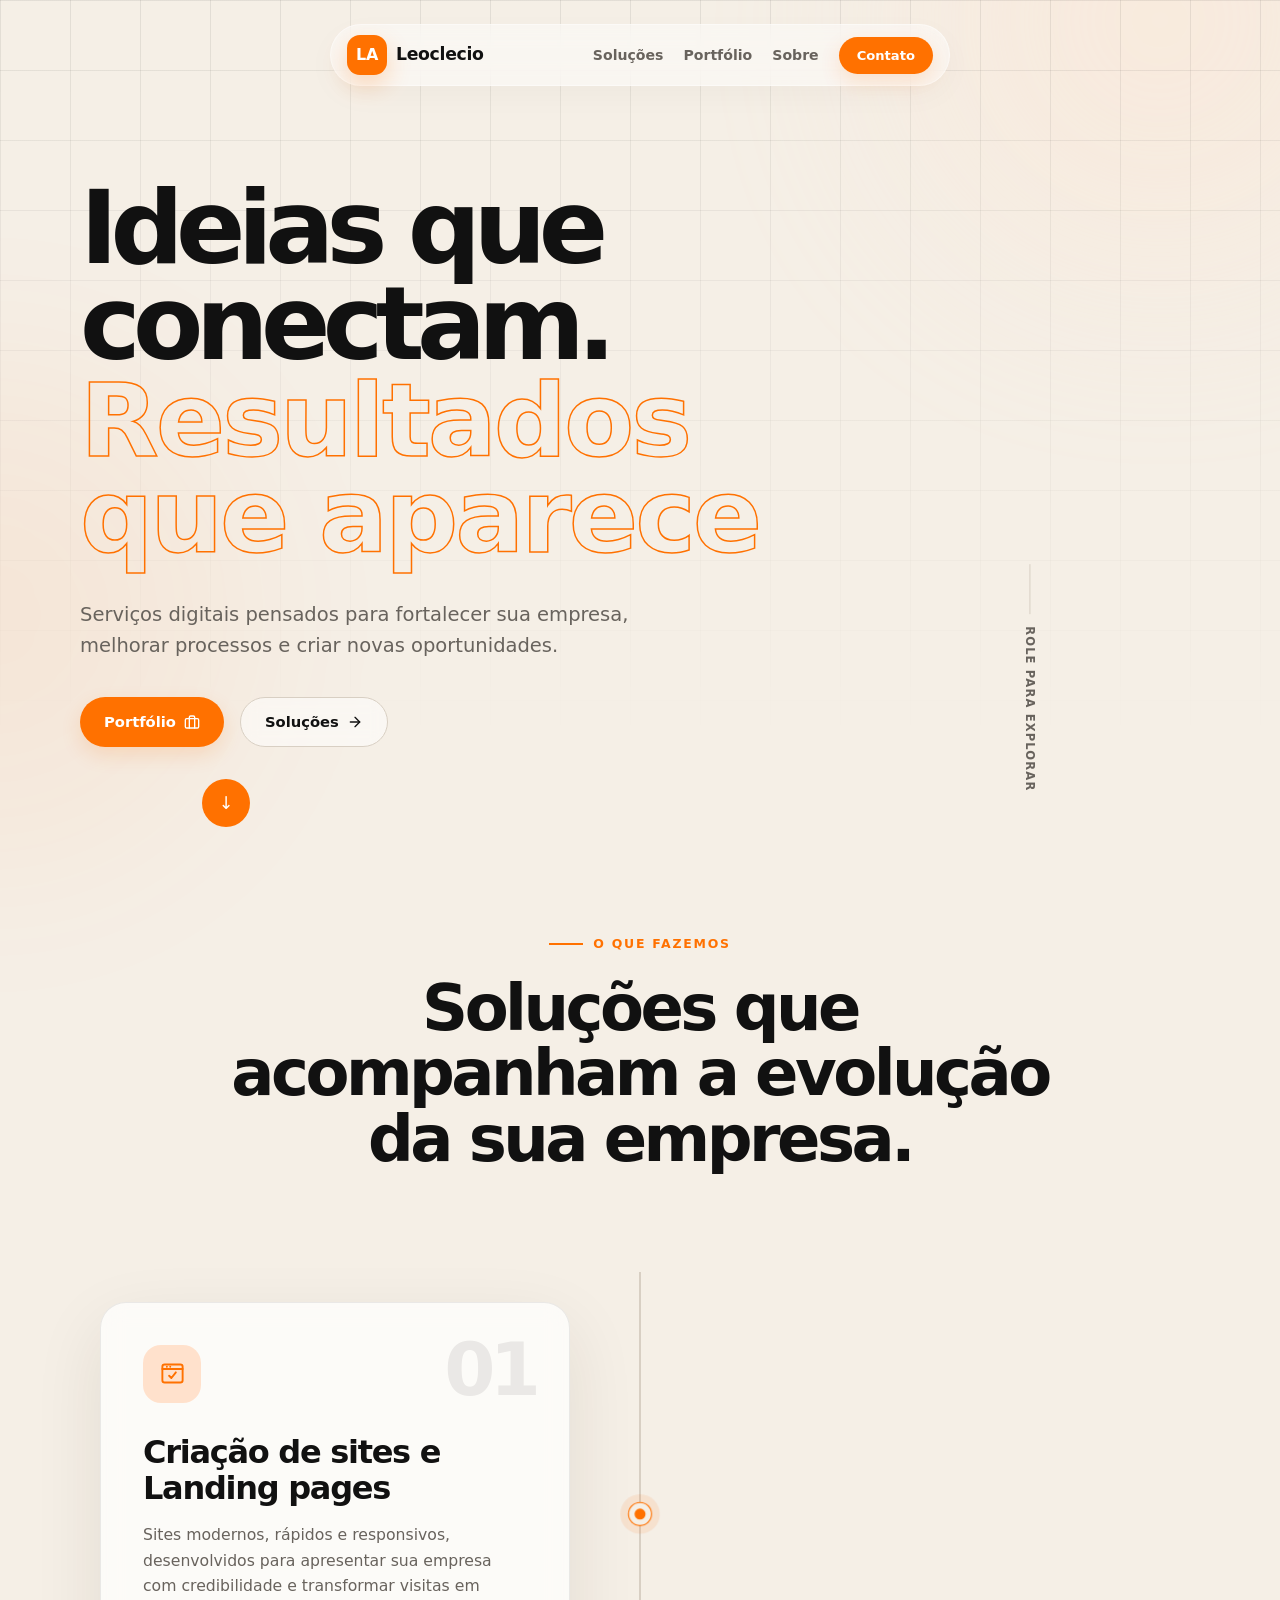
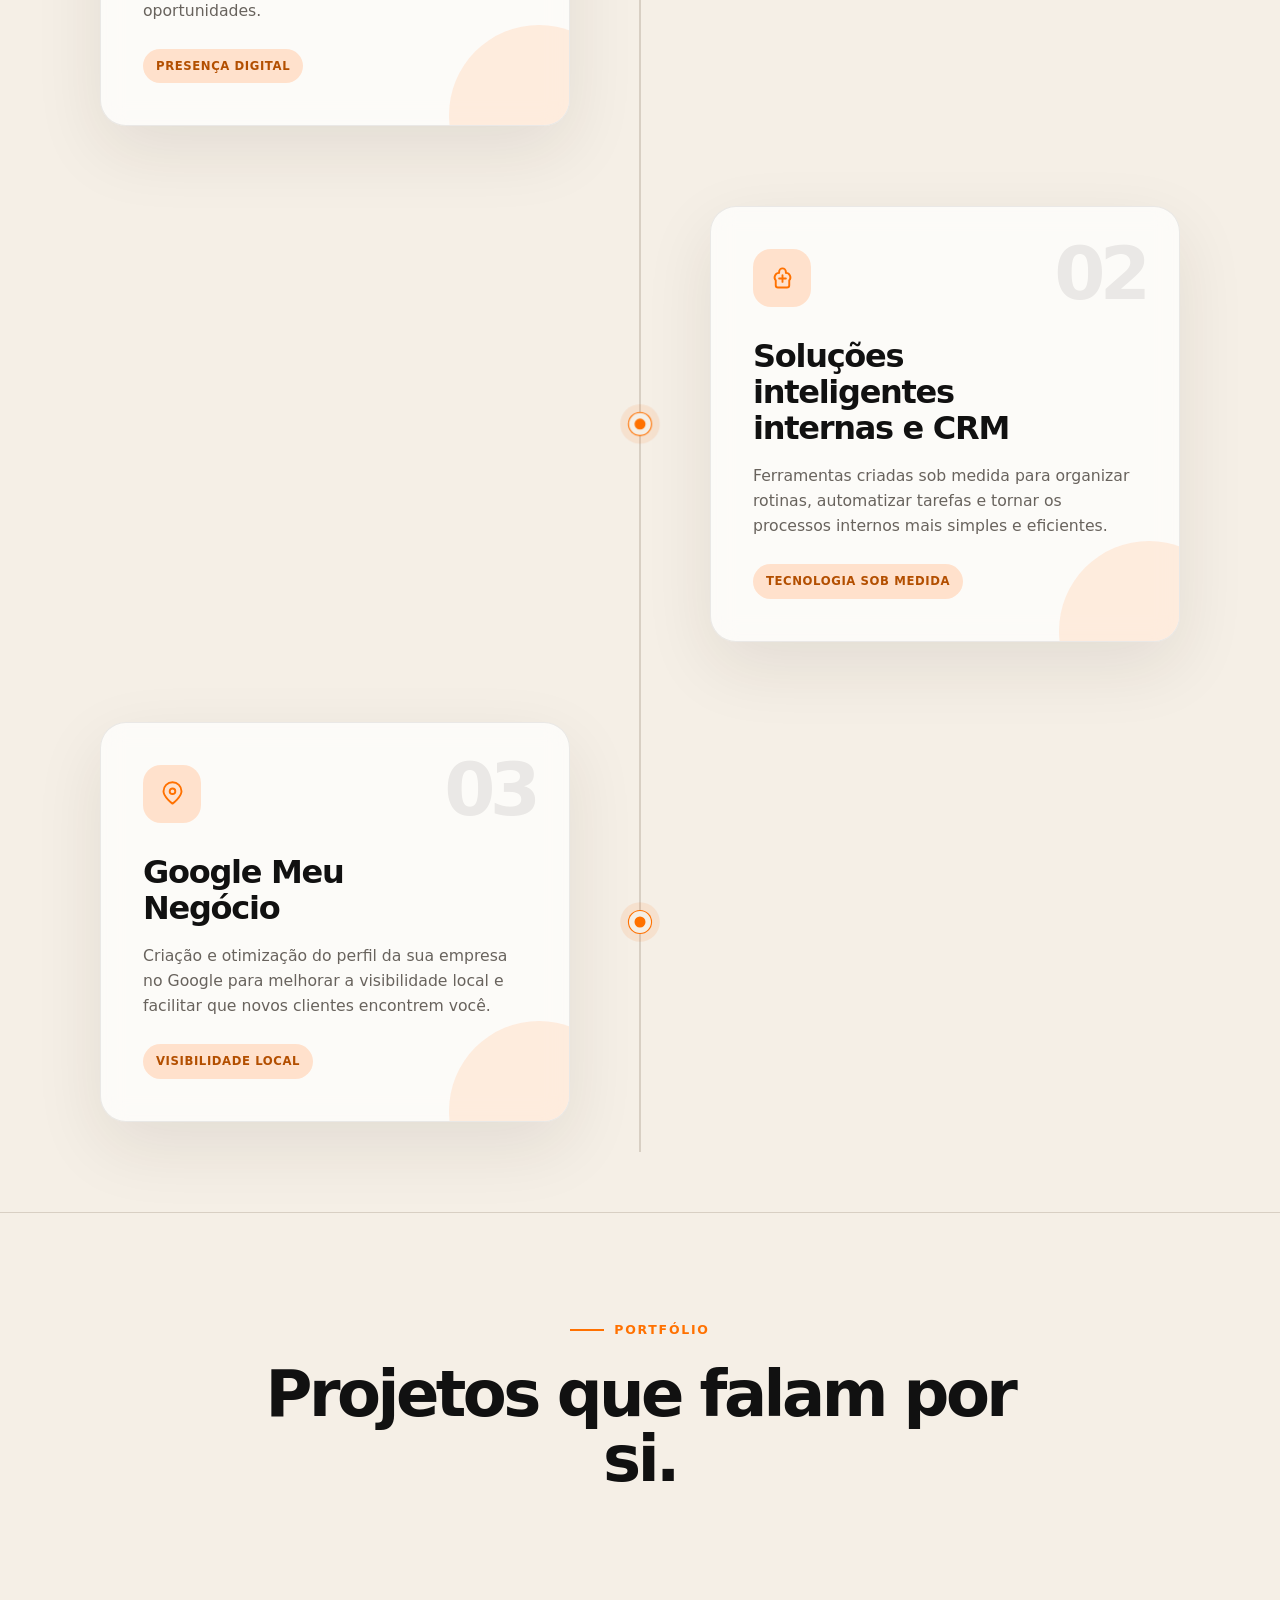
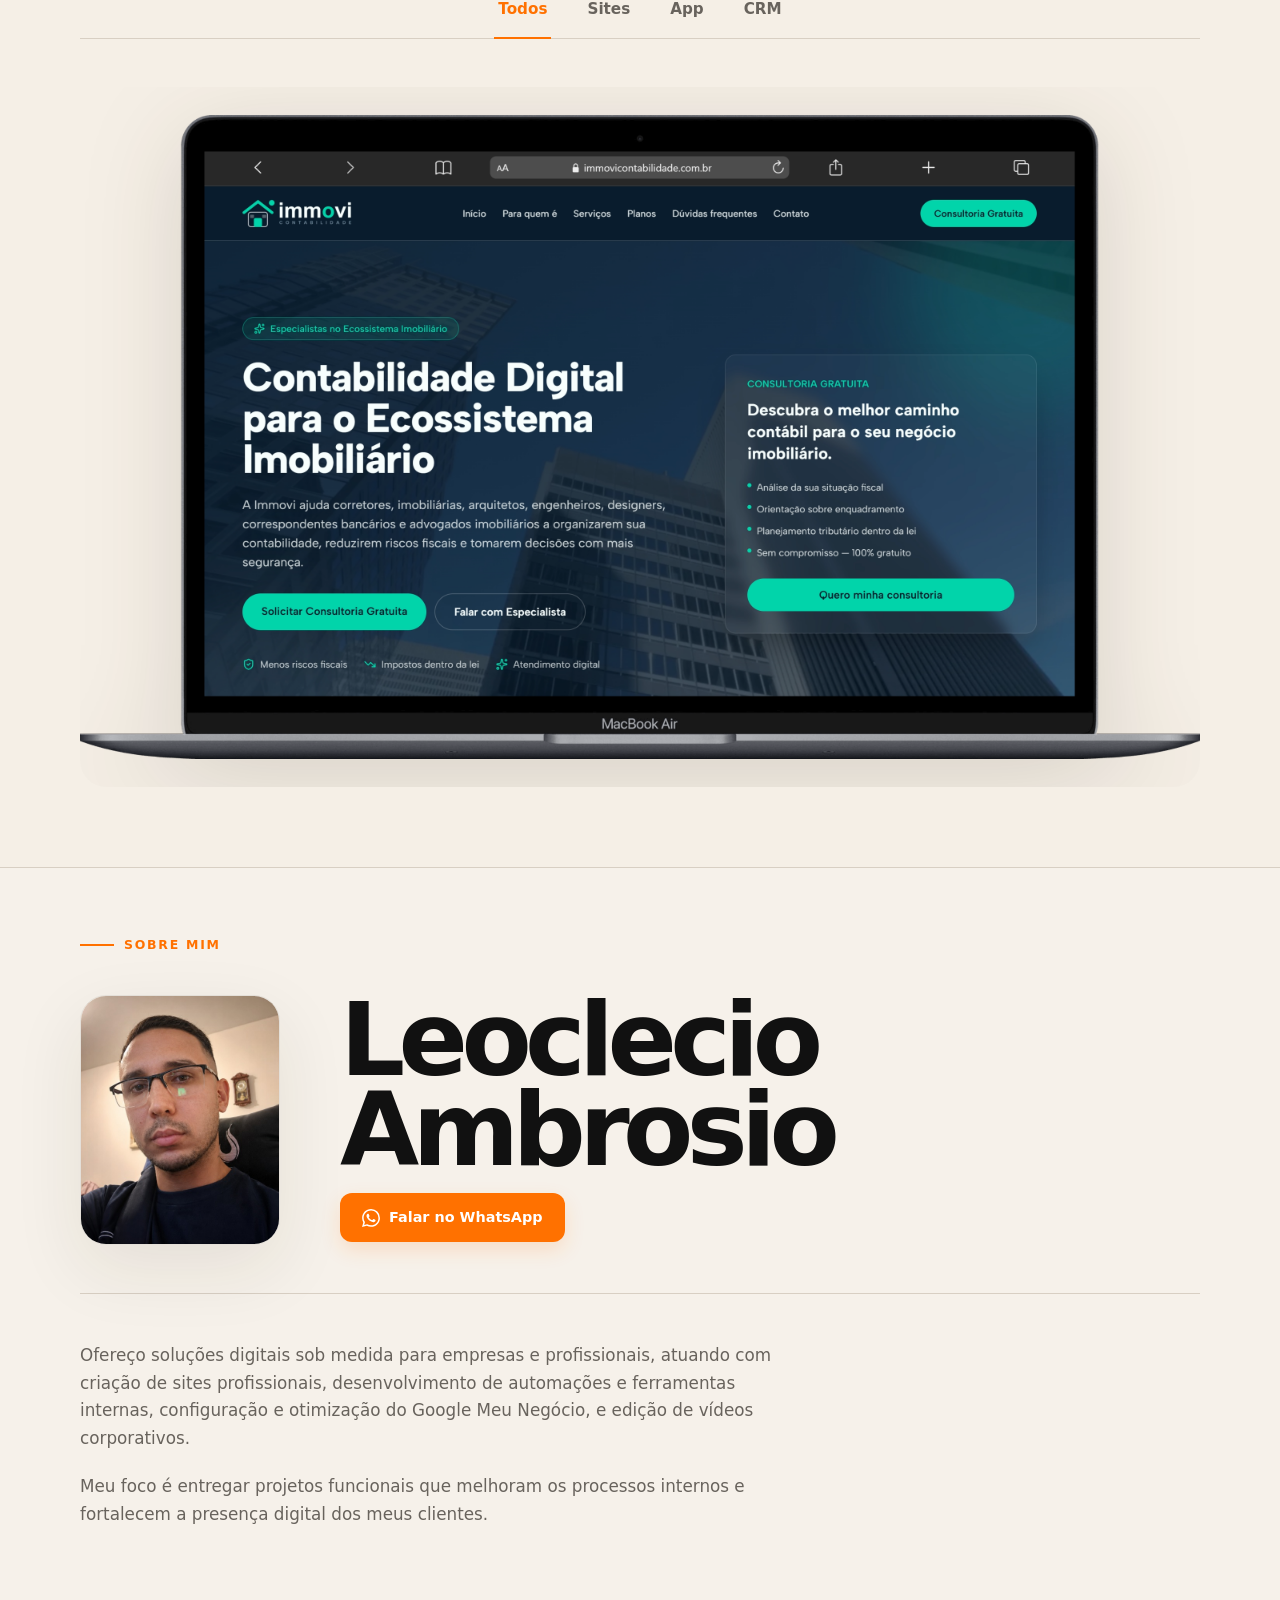
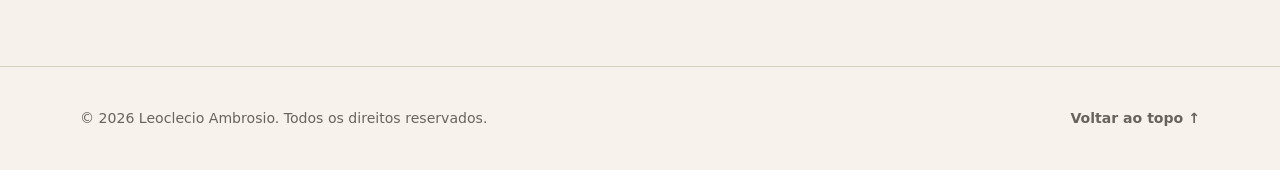
<file: index.html>
<!DOCTYPE html>
<html lang="pt-BR">
  <head>
    <meta charset="UTF-8" />
    <meta name="viewport" content="width=device-width, initial-scale=1.0" />
    <meta
      name="description"
      content="Conheça as soluções de Leoclecio Ambrosio para transformar a presença digital e os processos da sua empresa."
    />
    <meta name="theme-color" content="#f5efe6" />
    <title>Leoclecio Ambrosio | Soluções para empresas</title>
    <link rel="icon" type="image/svg+xml" href="favicon.svg" />

    <meta property="og:type" content="website" />
    <meta property="og:url" content="https://leoclecio.vercel.app/" />
    <meta property="og:title" content="Leoclecio Ambrosio | Soluções para empresas" />
    <meta
      property="og:description"
      content="Conheça as soluções de Leoclecio Ambrosio para transformar a presença digital e os processos da sua empresa."
    />
    <meta property="og:image" content="https://leoclecio.vercel.app/og-image.png" />
    <meta property="og:image:width" content="1200" />
    <meta property="og:image:height" content="630" />
    <meta property="og:locale" content="pt_BR" />
    <meta name="twitter:card" content="summary_large_image" />
    <meta name="twitter:title" content="Leoclecio Ambrosio | Soluções para empresas" />
    <meta name="twitter:description" content="Conheça as soluções de Leoclecio Ambrosio para transformar a presença digital e os processos da sua empresa." />
    <meta name="twitter:image" content="https://leoclecio.vercel.app/og-image.png" />

    <link rel="stylesheet" href="style.css?v=6.0" />
    <script src="script.js?v=6.0" defer></script>
  </head>

  <body>
    <div class="scroll-progress" aria-hidden="true"></div>
    <div class="ambient ambient--one" aria-hidden="true"></div>
    <div class="ambient ambient--two" aria-hidden="true"></div>

    <header class="hero">
      <nav class="nav" aria-label="Navegação principal">
        <a class="brand" href="#inicio" aria-label="Leoclecio Ambrosio — início">
          <span class="brand__mark" aria-hidden="true">LA</span>
          <span class="brand__name">Leoclecio</span>
        </a>

        <div class="nav__menu">
          <a class="nav__link" href="#solucoes">Soluções</a>
          <a class="nav__link" href="#portfolio">Portfólio</a>
          <a class="nav__link" href="#sobre">Sobre</a>
          <a class="nav__btn" href="#sobre">Contato</a>
        </div>
      </nav>

      <div class="hero__content container" id="inicio">
        <h1>Ideias que conectam.<br /><span style="white-space: nowrap;">Resultados</span><br /><span style="white-space: nowrap;">que aparecem.</span></h1>
        <p>
          Serviços digitais pensados para fortalecer sua empresa, melhorar processos
          e criar novas oportunidades.
        </p>
        <div class="hero__actions">
          <a href="#portfolio" class="btn-primary">
            Portfólio
            <svg class="btn-icon" viewBox="0 0 24 24" fill="none" stroke="currentColor" stroke-width="2" stroke-linecap="round" stroke-linejoin="round" aria-hidden="true"><rect x="2" y="7" width="20" height="14" rx="2" ry="2"></rect><path d="M16 21V5a2 2 0 0 0-2-2h-4a2 2 0 0 0-2 2v16"></path></svg>
          </a>
          <a href="#solucoes" class="btn-secondary">
            Soluções
            <svg class="btn-icon" viewBox="0 0 24 24" fill="none" stroke="currentColor" stroke-width="2" stroke-linecap="round" stroke-linejoin="round" aria-hidden="true"><line x1="5" y1="12" x2="19" y2="12"></line><polyline points="12 5 19 12 12 19"></polyline></svg>
          </a>
        </div>
        <div class="hero__scroll-wrapper">
          <a class="hero__scroll-arrow" href="#solucoes" aria-label="Rolar para conhecer as soluções">
            <span class="hero__scroll-arrow-icon" aria-hidden="true">↓</span>
          </a>
        </div>
      </div>

      <div class="hero__scroll" aria-hidden="true">
        <span></span>
        Role para explorar
      </div>
    </header>

    <main>
      <section class="services" id="solucoes" aria-labelledby="services-title">
        <div class="section-heading container reveal">
          <span class="eyebrow">O que fazemos</span>
          <h2 id="services-title">Soluções que acompanham a evolução da sua empresa.</h2>
        </div>

        <div class="timeline container">
          <div class="timeline__track" aria-hidden="true">
            <div class="timeline__progress"></div>
          </div>

          <article class="service service--left reveal">
            <div class="service__card">
              <span class="service__number">01</span>
              <div class="service__icon" aria-hidden="true">
                <svg viewBox="0 0 24 24" role="img">
                  <rect x="3" y="4" width="18" height="16" rx="2"></rect>
                  <path d="M3 8h18M7 6h.01M10 6h.01"></path>
                  <path d="m9 14 2 2 4-5"></path>
                </svg>
              </div>
              <h3>Criação de sites e Landing pages</h3>
              <p>
                Sites modernos, rápidos e responsivos, desenvolvidos para apresentar
                sua empresa com credibilidade e transformar visitas em oportunidades.
              </p>
              <span class="service__tag">Presença digital</span>
            </div>
            <span class="timeline__dot" aria-hidden="true"></span>
          </article>

          <article class="service service--right reveal">
            <div class="service__card">
              <span class="service__number">02</span>
              <div class="service__icon" aria-hidden="true">
                <svg viewBox="0 0 24 24" role="img">
                  <path d="M12 3a3 3 0 0 0-3 3v1a4 4 0 0 0-3 6.65V18a2 2 0 0 0 2 2h8a2 2 0 0 0 2-2v-4.35A4 4 0 0 0 15 7V6a3 3 0 0 0-3-3Z"></path>
                  <path d="M9 12h6M12 9v6"></path>
                </svg>
              </div>
              <h3>Soluções inteligentes internas e CRM</h3>
              <p>
                Ferramentas criadas sob medida para organizar rotinas, automatizar
                tarefas e tornar os processos internos mais simples e eficientes.
              </p>
              <span class="service__tag">Tecnologia sob medida</span>
            </div>
            <span class="timeline__dot" aria-hidden="true"></span>
          </article>

          <article class="service service--left reveal">
            <div class="service__card">
              <span class="service__number">03</span>
              <div class="service__icon" aria-hidden="true">
                <svg viewBox="0 0 24 24" role="img">
                  <path d="M20 10c0 5-8 11-8 11S4 15 4 10a8 8 0 1 1 16 0Z"></path>
                  <circle cx="12" cy="10" r="2.5"></circle>
                </svg>
              </div>
              <h3>Google Meu Negócio</h3>
              <p>
                Criação e otimização do perfil da sua empresa no Google para melhorar
                a visibilidade local e facilitar que novos clientes encontrem você.
              </p>
              <span class="service__tag">Visibilidade local</span>
            </div>
            <span class="timeline__dot" aria-hidden="true"></span>
          </article>
        </div>
      </section>

      <section class="portfolio" id="portfolio" aria-labelledby="portfolio-title">
        <div class="section-heading container reveal">
          <span class="eyebrow">Portfólio</span>
          <h2 id="portfolio-title">Projetos que falam por si.</h2>
        </div>

        <!-- Navegação de tabs -->
        <div class="container portfolio__tabs-nav reveal">
          <button class="portfolio__tab is-active" data-tab="todos">Todos</button>
          <button class="portfolio__tab" data-tab="sites">Sites</button>
          <button class="portfolio__tab" data-tab="app">App</button>
          <button class="portfolio__tab" data-tab="crm">CRM</button>
        </div>

        <!-- Todos: slideshow com imagens desktop, 1 por vez -->
        <div class="portfolio__panel is-active" data-panel="todos">
          <div class="container portfolio__grid">
            <article class="portfolio__project">
              <div class="portfolio__slider" aria-label="Todos os projetos — desktop">
                <img src="imagens/site_immovi_desktop.png" alt="Site Immovi — desktop" class="portfolio__slide is-active portfolio__project--card" data-goto-tab="sites" style="cursor: pointer;" loading="lazy" />
                <img src="imagens/crm_connect_desktop.png" alt="CRM WhatsApp — desktop" class="portfolio__slide portfolio__project--card" data-goto-tab="crm" style="cursor: pointer;" loading="lazy" />
                <img src="imagens/app_gestao_desktop.png" alt="App Gestão — desktop" class="portfolio__slide portfolio__project--card" data-goto-tab="app" style="cursor: pointer;" loading="lazy" />
                <img src="imagens/app_barbeiro_desktop.png" alt="App Barbeiro — desktop" class="portfolio__slide portfolio__project--card" data-goto-tab="app" style="cursor: pointer;" loading="lazy" />
              </div>
            </article>
          </div>
        </div>

        <!-- Sites: slideshow Immovi -->
        <div class="portfolio__panel" data-panel="sites">
          <div class="container portfolio__grid">
            <article class="portfolio__project">
              <div class="portfolio__slider" aria-label="Projeto Immovi em múltiplos dispositivos">
                <img src="imagens/site_immovi_desktop.png" alt="Site Immovi — desktop"  class="portfolio__slide is-active" loading="lazy" />
                <img src="imagens/site_immovi_tablet.png"  alt="Site Immovi — tablet"   class="portfolio__slide" loading="lazy" />
                <img src="imagens/site_immovi_celular.png" alt="Site Immovi — celular"  class="portfolio__slide" loading="lazy" />
              </div>
              <div class="portfolio__info">
                <span class="portfolio__tag">Site &amp; CRM Simplificado</span>
                <h3 class="portfolio__name">Immovi</h3>
                <p class="portfolio__desc">Site responsivo para escritório contábil especializado no mercado imobiliário, integrado a um painel (CRM) simplificado para recebimento, controle e gestão dos leads capturados via formulários do site.</p>
              </div>
            </article>
          </div>
        </div>

        <!-- App: slideshow App Gestão + App Barbeiro -->
        <div class="portfolio__panel" data-panel="app">
          <div class="container portfolio__grid">
            <!-- App Gestão -->
            <article class="portfolio__project">
              <div class="portfolio__slider" aria-label="App Gestão — visualização principal">
                <img src="imagens/app_gestao_desktop.png" alt="App Gestão — desktop" class="portfolio__slide is-active" loading="lazy" />
              </div>
              <div class="portfolio__info">
                <span class="portfolio__tag">Gestão Contábil &amp; IA</span>
                <h3 class="portfolio__name">App Gestão</h3>
                <p class="portfolio__desc">Aplicativo desenvolvido para escritórios de contabilidade gerenciarem dados estruturados de empresas clientes, substituindo planilhas complexas por um painel centralizado e integrado a um assistente inteligente para consultas e suporte de informações.</p>
              </div>
            </article>

            <!-- App Barbeiro -->
            <article class="portfolio__project">
              <div class="portfolio__slider" aria-label="App Barbeiro em múltiplos dispositivos">
                <img src="imagens/app_barbeiro_desktop.png" alt="App Barbeiro — desktop"  class="portfolio__slide is-active" loading="lazy" />
                <img src="imagens/app_barbeiro_tablet.png"  alt="App Barbeiro — tablet"   class="portfolio__slide" loading="lazy" />
                <img src="imagens/app_barbeiro_celular.png" alt="App Barbeiro — celular"  class="portfolio__slide" loading="lazy" />
              </div>
              <div class="portfolio__info">
                <span class="portfolio__tag">Aplicativo sob Medida</span>
                <h3 class="portfolio__name">App Barbeiro</h3>
                <p class="portfolio__desc">Aplicativo desenvolvido sob medida para barbearias, eliminando o uso de papéis e anotações manuais. O sistema centraliza agendamentos de clientes, controle de comissão dos profissionais e relatórios de faturamento em um painel gerencial completo.</p>
              </div>
            </article>
          </div>
        </div>

        <!-- CRM: slideshow CRM WhatsApp -->
        <div class="portfolio__panel" data-panel="crm">
          <div class="container portfolio__grid">
            <article class="portfolio__project">
              <div class="portfolio__slider" aria-label="CRM WhatsApp — telas do sistema">
                <img src="imagens/crm_connect_desktop.png"       alt="CRM WhatsApp — painel principal" class="portfolio__slide is-active" loading="lazy" />
                <img src="imagens/crm_connect_desktop_login.png" alt="CRM WhatsApp — tela de login"    class="portfolio__slide" loading="lazy" />
              </div>
              <div class="portfolio__info">
                <span class="portfolio__tag">CRM &amp; Extensão Web</span>
                <h3 class="portfolio__name">CRM WhatsApp</h3>
                <p class="portfolio__desc">Sistema simples e sob medida para gestão de relacionamento com clientes, integrado ao WhatsApp Web através de uma extensão de navegador. A plataforma conta com um pipeline visual estilo Kanban para controle prático das etapas de atendimento e negociação.</p>
              </div>
            </article>
          </div>
        </div>
      </section>



      <section class="about" id="sobre" aria-labelledby="about-title">
        <div class="container about__header reveal">
          <span class="eyebrow">Sobre mim</span>
        </div>
        <div class="container about__hero reveal">
          <div class="about__photo-col">
            <div class="about__image-wrapper">
              <img src="foto.jpg" alt="Leoclecio Ambrosio" class="about__image" />
            </div>
          </div>
          <div class="about__intro">
            <h2 id="about-title" class="about__name">Leoclecio<br />Ambrosio</h2>
            <a class="btn-whatsapp" href="https://wa.me/5515992568868" target="_blank" rel="noopener noreferrer">
              <svg viewBox="0 0 24 24" aria-hidden="true" fill="currentColor" width="18" height="18"><path d="M17.472 14.382c-.297-.149-1.758-.867-2.03-.967-.273-.099-.471-.148-.67.15-.197.297-.767.966-.94 1.164-.173.199-.347.223-.644.075-.297-.15-1.255-.463-2.39-1.475-.883-.788-1.48-1.761-1.653-2.059-.173-.297-.018-.458.13-.606.134-.133.298-.347.447-.52.149-.174.198-.298.298-.497.099-.198.05-.371-.025-.52-.075-.149-.669-1.612-.916-2.207-.242-.579-.487-.5-.669-.51-.173-.008-.371-.01-.57-.01-.198 0-.52.074-.792.372-.272.297-1.04 1.016-1.04 2.479 0 1.462 1.065 2.875 1.213 3.074.149.198 2.096 3.2 5.077 4.487.709.306 1.262.489 1.694.625.712.227 1.36.195 1.871.118.571-.085 1.758-.719 2.006-1.413.248-.694.248-1.289.173-1.413-.074-.124-.272-.198-.57-.347m-5.421 7.403h-.004a9.87 9.87 0 0 1-5.031-1.378l-.361-.214-3.741.982.998-3.648-.235-.374a9.86 9.86 0 0 1-1.51-5.26c.001-5.45 4.436-9.884 9.888-9.884 2.64 0 5.122 1.03 6.988 2.898a9.825 9.825 0 0 1 2.893 6.994c-.003 5.45-4.437 9.884-9.885 9.884m8.413-18.297A11.815 11.815 0 0 0 12.05 0C5.495 0 .16 5.335.157 11.892c0 2.096.547 4.142 1.588 5.945L.057 24l6.305-1.654a11.882 11.882 0 0 0 5.683 1.448h.005c6.554 0 11.89-5.335 11.893-11.893a11.821 11.821 0 0 0-3.48-8.413z"/></svg>
              Falar no WhatsApp
            </a>
          </div>
        </div>
        <div class="container about__body reveal">
          <p class="about__text">
            Ofereço soluções digitais sob medida para empresas e profissionais, atuando com criação de sites profissionais, desenvolvimento de automações e ferramentas internas, configuração e otimização do Google Meu Negócio, e edição de vídeos corporativos.
          </p>
          <p class="about__text">
            Meu foco é entregar projetos funcionais que melhoram os processos internos e fortalecem a presença digital dos meus clientes.
          </p>
        </div>
      </section>
    </main>

    <footer class="footer">
      <div class="container footer__container">
        <p class="footer__copyright">&copy; 2026 Leoclecio Ambrosio. Todos os direitos reservados.</p>
        <a class="footer__top" href="#inicio">Voltar ao topo ↑</a>
      </div>
    </footer>
  </body>
</html>
</file>
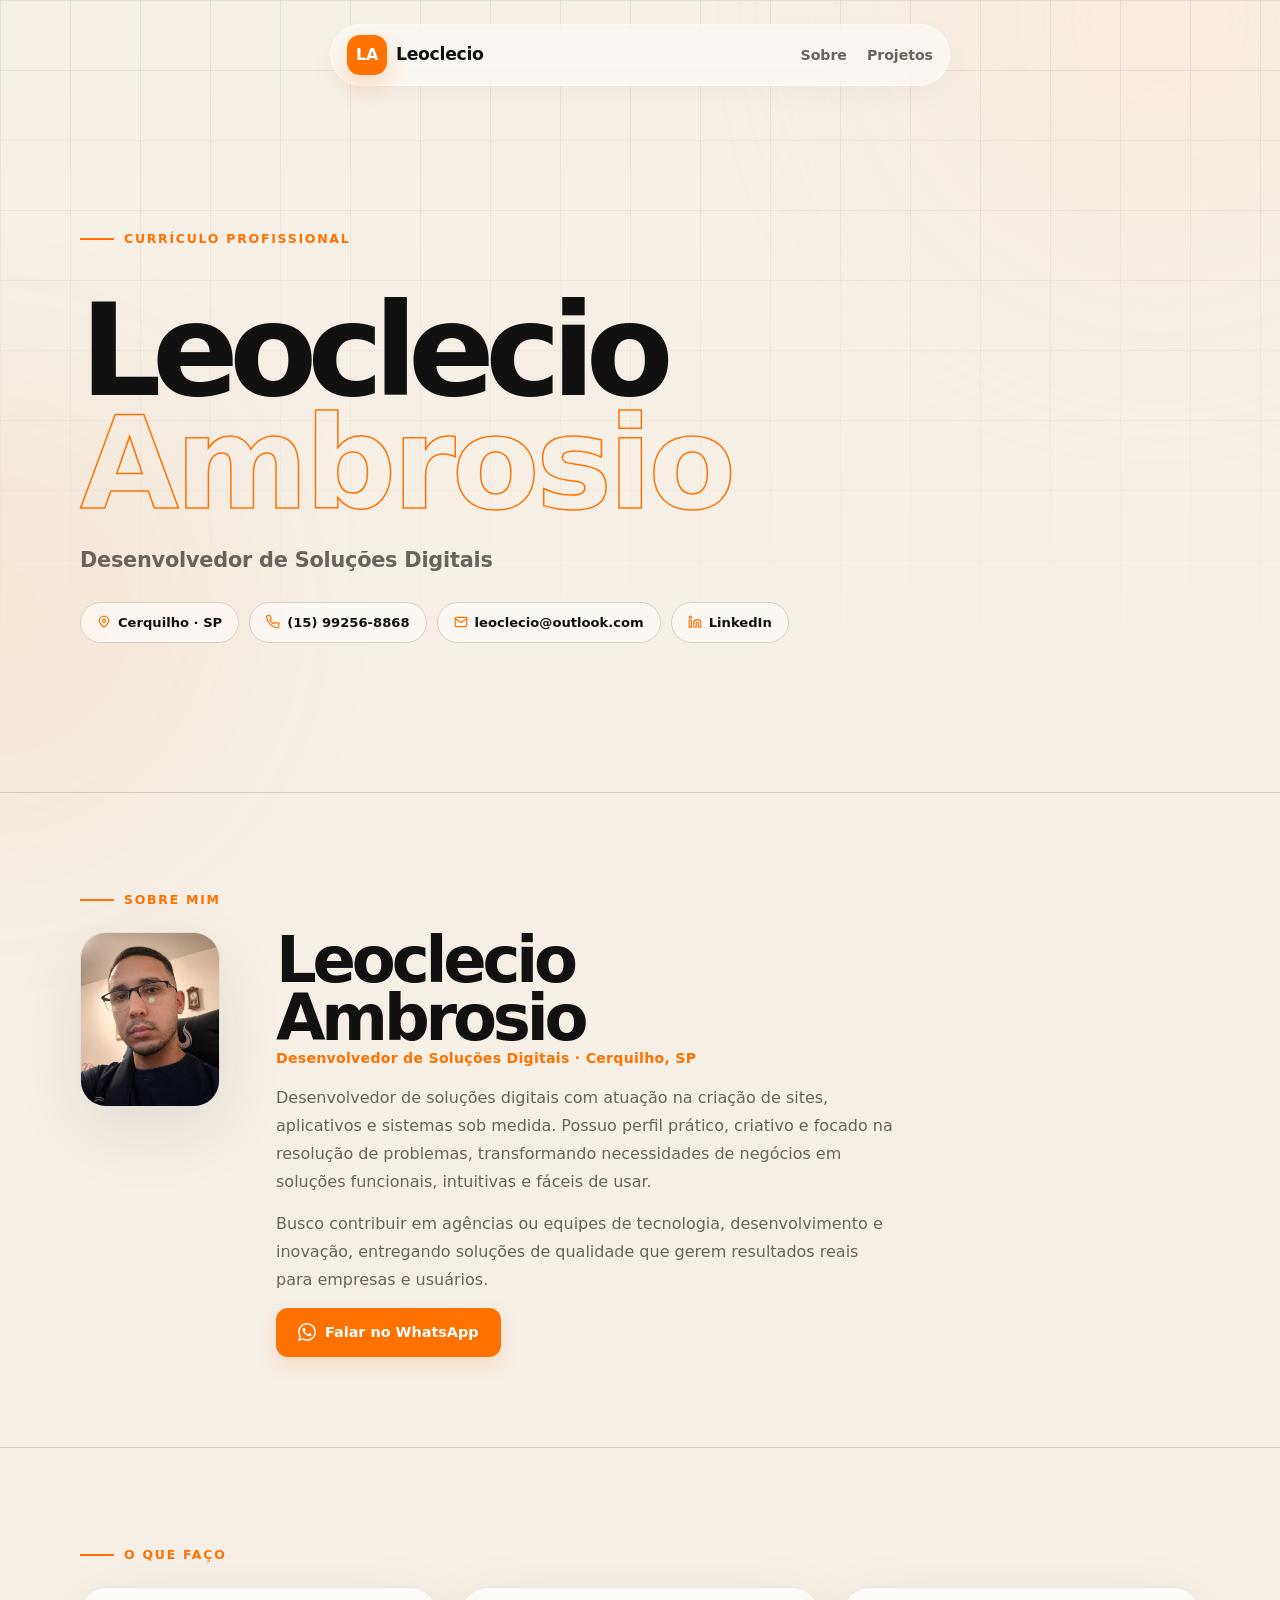
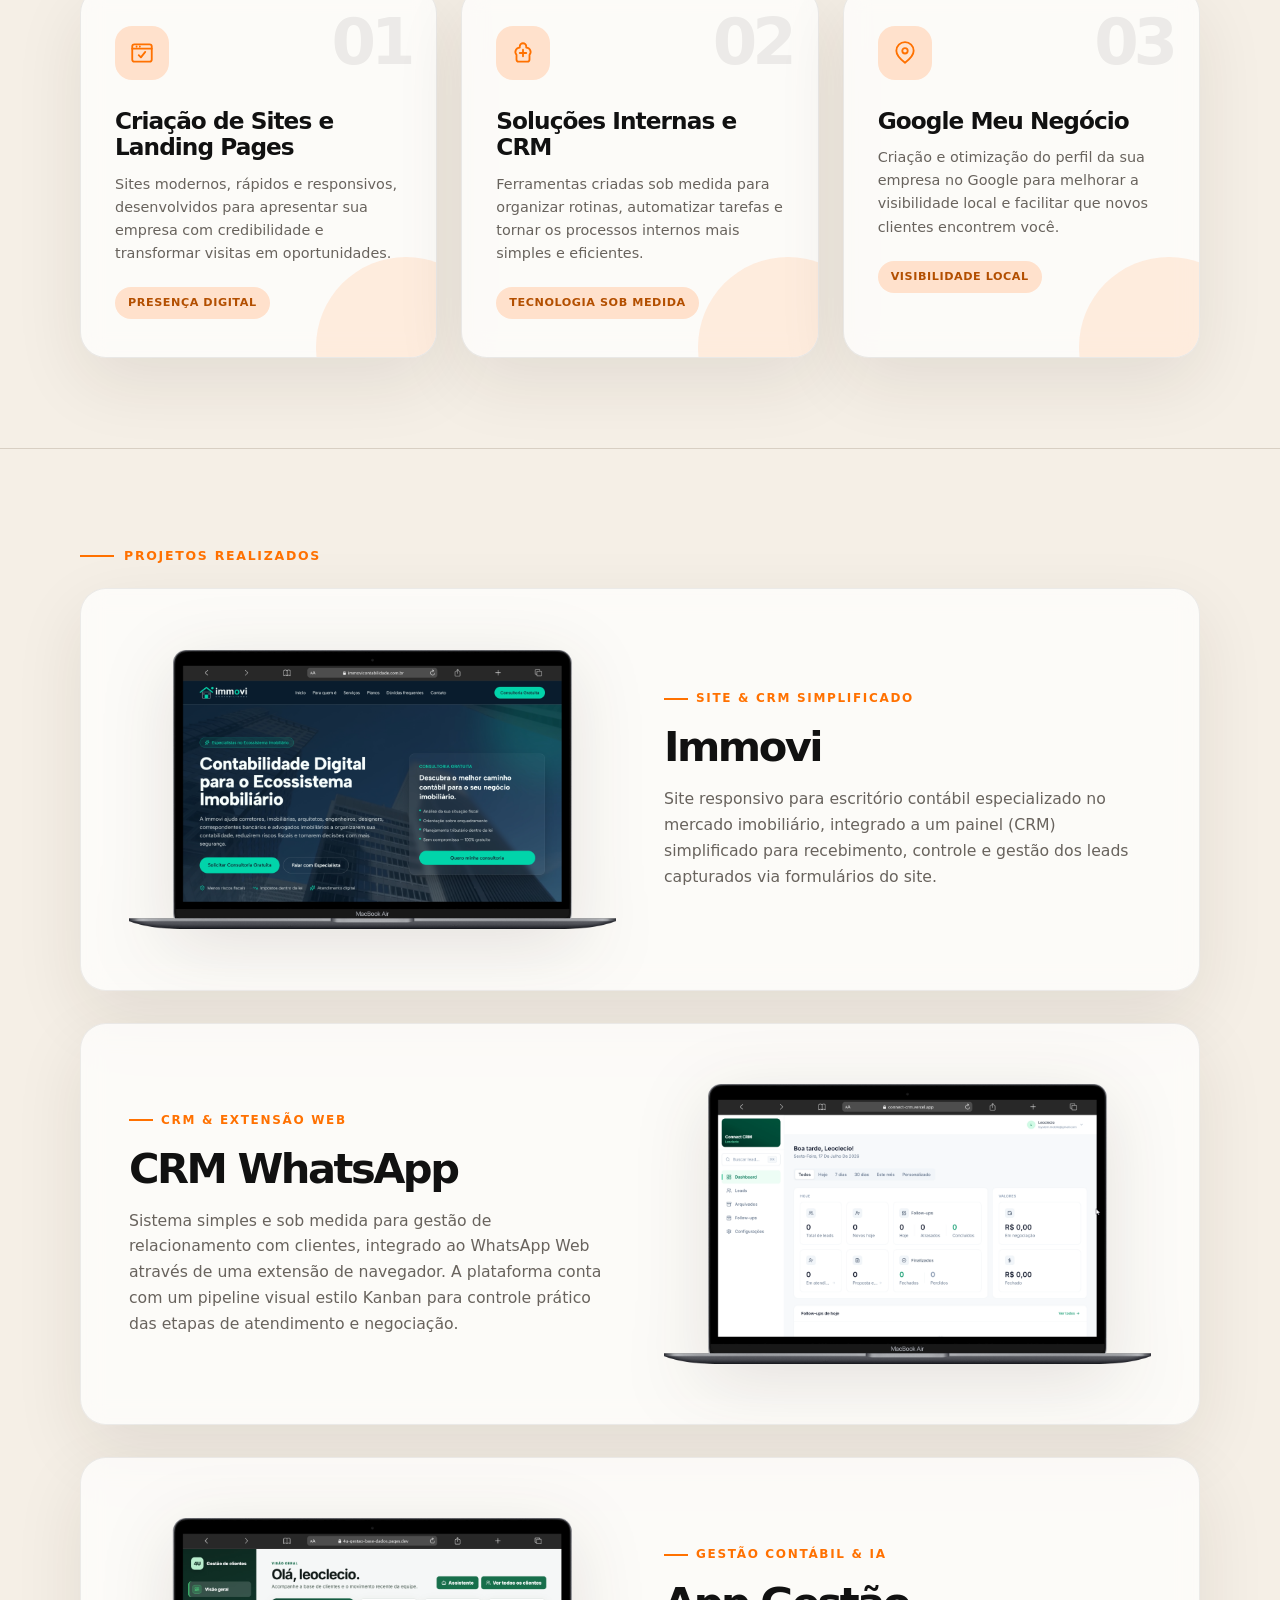
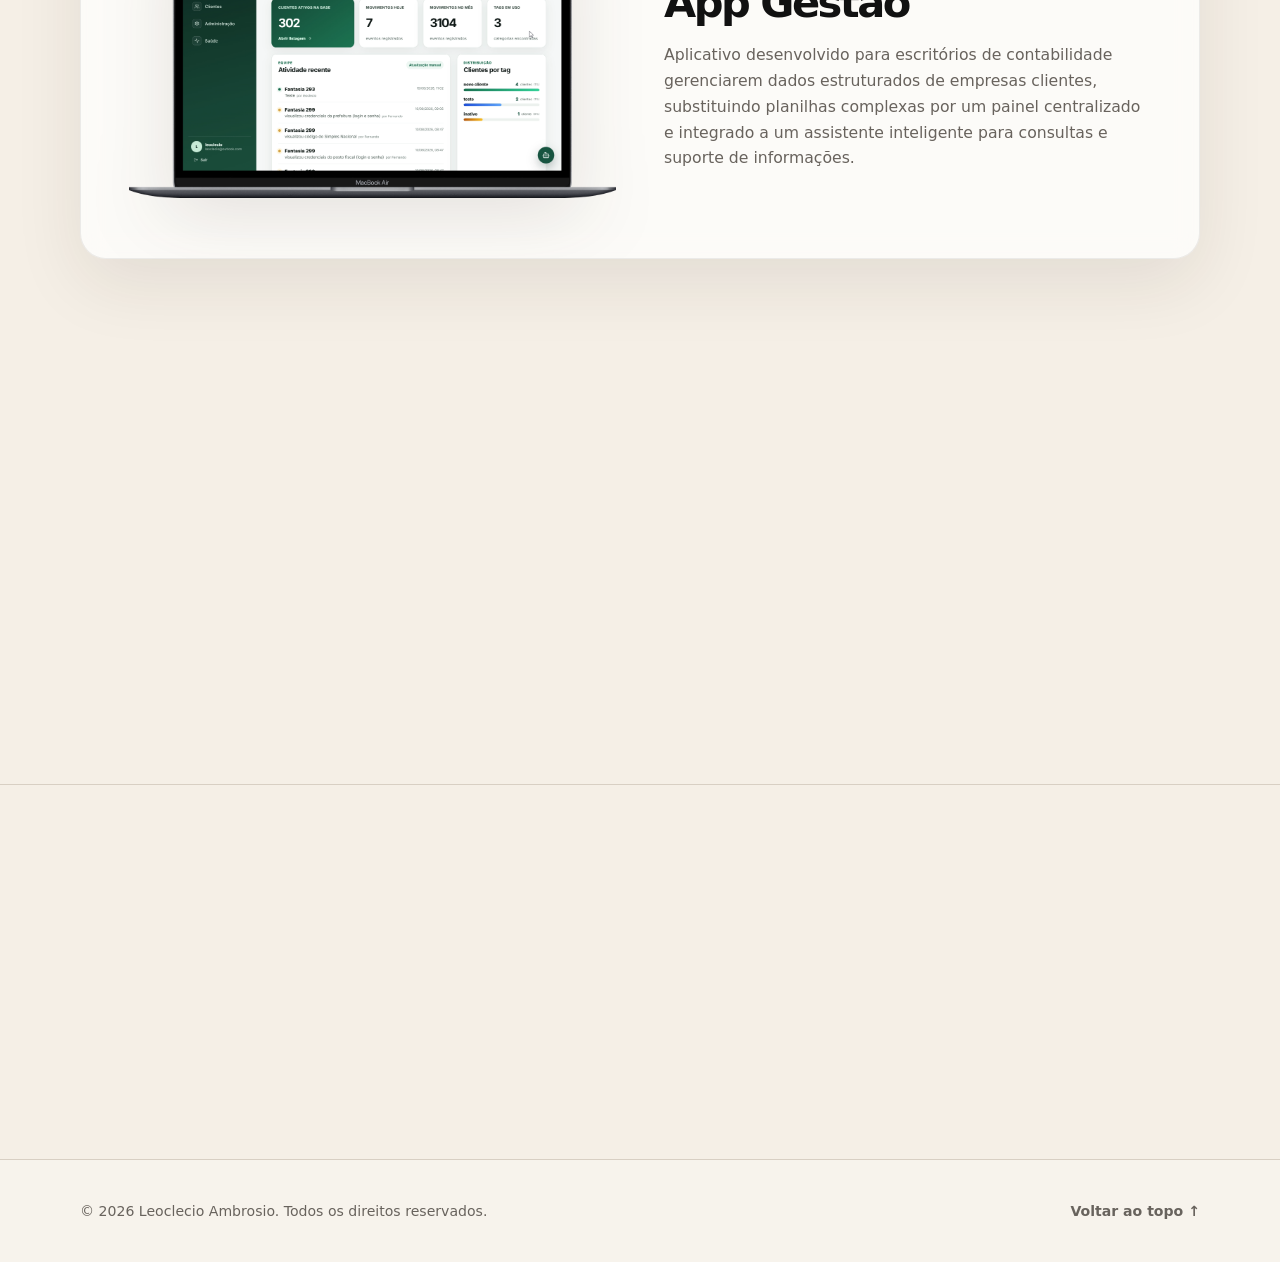
<file: curriculo.html>
<!DOCTYPE html>
<html lang="pt-BR">
  <head>
    <meta charset="UTF-8" />
    <meta name="viewport" content="width=device-width, initial-scale=1.0" />
    <meta name="description" content="Currículo online de Leoclecio Ambrosio — Desenvolvedor de Soluções Digitais." />
    <meta name="robots" content="noindex, nofollow" />
    <meta name="theme-color" content="#f5efe6" />
    <title>Currículo | Leoclecio Ambrosio</title>
    <link rel="icon" type="image/svg+xml" href="favicon.svg" />
    <link rel="stylesheet" href="style.css?v=6.0" />
    <script src="script.js?v=6.0" defer></script>

    <style>
      /* ================================================
         CURRÍCULO ONLINE — estilos exclusivos
         Herda tokens do style.css: --background, --accent,
         --surface, --text, --muted, --line, --shadow, --radius
         ================================================ */

      /* ── Hero ── */
      .cv-hero {
        position: relative;
        min-height: 88svh;
        overflow: hidden;
      }

      .cv-hero::before {
        position: absolute;
        inset: 0;
        content: "";
        pointer-events: none;
        background-image:
          linear-gradient(rgba(17,17,17,0.07) 1px, transparent 1px),
          linear-gradient(90deg, rgba(17,17,17,0.07) 1px, transparent 1px);
        background-size: 70px 70px;
        mask-image: linear-gradient(to bottom, #000, transparent 86%);
      }

      .cv-hero__inner {
        position: relative;
        z-index: 1;
        display: flex;
        flex-direction: column;
        justify-content: center;
        min-height: 88svh;
        padding-block: 160px 80px;
        gap: 24px;
      }

      .cv-name {
        font-size: clamp(3.4rem, 10vw, 9rem);
        font-weight: 850;
        letter-spacing: -0.075em;
        line-height: 0.88;
      }

      .cv-name span {
        color: transparent;
        -webkit-text-stroke: 1.5px var(--accent);
        letter-spacing: -0.03em;
      }

      .cv-title {
        font-size: clamp(1rem, 2.2vw, 1.3rem);
        color: var(--muted);
        font-weight: 600;
        letter-spacing: -0.01em;
      }

      /* ── Contact chips ── */
      .cv-chips {
        display: flex;
        flex-wrap: wrap;
        gap: 10px;
      }

      .cv-chip {
        display: inline-flex;
        align-items: center;
        gap: 7px;
        padding: 9px 16px;
        border-radius: 999px;
        background: rgba(255,255,255,0.55);
        border: 1px solid var(--line);
        backdrop-filter: blur(10px);
        font-size: 0.82rem;
        font-weight: 600;
        color: var(--text);
        text-decoration: none;
        transition: background 200ms ease, border-color 200ms ease, transform 200ms ease;
        white-space: nowrap;
      }

      .cv-chip:is(a):hover {
        background: rgba(255,255,255,0.9);
        border-color: rgba(255,113,0,0.5);
        transform: translateY(-2px);
      }

      .cv-chip svg {
        width: 14px;
        height: 14px;
        color: var(--accent);
        flex-shrink: 0;
      }

      .cv-chip--plain {
        pointer-events: none;
      }

      /* ── Section base ── */
      .cv-sec {
        padding-block: 90px;
        border-top: 1px solid var(--line);
      }

      /* ── About ── */
      .cv-about-grid {
        display: grid;
        grid-template-columns: auto 1fr;
        gap: 56px;
        align-items: flex-start;
      }

      .cv-photo-wrap {
        position: relative;
        width: 140px;
        aspect-ratio: 4 / 5;
        border-radius: var(--radius);
        overflow: hidden;
        box-shadow: var(--shadow);
        border: 1px solid rgba(17,17,17,0.08);
      }

      .cv-photo {
        width: 100%;
        height: 100%;
        object-fit: cover;
        display: block;
        transition: transform 500ms ease;
      }

      .cv-photo-wrap:hover .cv-photo { transform: scale(1.04); }

      .cv-about-body {
        display: flex;
        flex-direction: column;
        gap: 14px;
      }

      .cv-about-name {
        font-size: clamp(2.2rem, 5vw, 4rem);
        font-weight: 850;
        letter-spacing: -0.065em;
        line-height: 0.9;
      }

      .cv-about-role {
        font-size: 0.88rem;
        font-weight: 700;
        color: var(--accent);
        letter-spacing: 0.02em;
      }

      .cv-about-text {
        font-size: 1rem;
        line-height: 1.75;
        color: var(--muted);
        max-width: 620px;
      }

      .cv-about-text + .cv-about-text { margin-top: 0; }

      /* ── Experience cards ── */
      .cv-exp-grid {
        display: grid;
        grid-template-columns: 1fr 1fr;
        gap: 22px;
      }

      .cv-exp-card {
        background: var(--surface);
        border: 1px solid rgba(17,17,17,0.07);
        border-radius: var(--radius);
        padding: 36px;
        backdrop-filter: blur(12px);
        box-shadow: var(--shadow);
        position: relative;
        overflow: hidden;
        transition: border-color 260ms ease, box-shadow 260ms ease, transform 440ms cubic-bezier(0.16,1,0.3,1);
      }

      .cv-exp-card::after {
        position: absolute;
        right: -55px; bottom: -55px;
        width: 170px; height: 170px;
        border-radius: 50%;
        content: "";
        background: var(--accent-soft);
        opacity: 0.45;
        transition: transform 350ms ease;
      }

      .cv-exp-card:hover {
        border-color: rgba(255,113,0,0.28);
        box-shadow: 0 28px 72px rgba(45,31,17,0.12);
        transform: translateY(-4px);
      }

      .cv-exp-card:hover::after { transform: scale(1.22); }

      .cv-exp-icon {
        display: grid;
        width: 52px; height: 52px;
        place-items: center;
        border-radius: 16px;
        background: var(--accent-soft);
        color: var(--accent);
        margin-bottom: 22px;
        position: relative; z-index: 1;
      }

      .cv-exp-icon svg {
        width: 24px; height: 24px;
        fill: none;
        stroke: currentColor;
        stroke-linecap: round;
        stroke-linejoin: round;
        stroke-width: 1.7;
      }

      .cv-exp-badge {
        display: inline-flex;
        padding: 4px 11px;
        border-radius: 999px;
        background: var(--accent-soft);
        color: #b34f00;
        font-size: 0.68rem;
        font-weight: 800;
        letter-spacing: 0.07em;
        text-transform: uppercase;
        margin-bottom: 10px;
        position: relative; z-index: 1;
      }

      .cv-exp-company {
        font-size: 1.3rem;
        font-weight: 850;
        letter-spacing: -0.04em;
        line-height: 1.1;
        position: relative; z-index: 1;
      }

      .cv-exp-role {
        font-size: 0.85rem;
        color: var(--accent);
        font-weight: 700;
        margin-top: 4px;
        position: relative; z-index: 1;
      }

      .cv-exp-list {
        list-style: none;
        display: flex;
        flex-direction: column;
        gap: 10px;
        margin-top: 20px;
        position: relative; z-index: 1;
      }

      .cv-exp-list li {
        display: grid;
        grid-template-columns: 18px 1fr;
        gap: 10px;
        align-items: baseline;
        color: var(--muted);
        font-size: 0.9rem;
        line-height: 1.6;
      }

      .cv-exp-list li::before {
        content: "";
        width: 5px; height: 5px;
        border-radius: 50%;
        background: var(--accent);
        margin-top: 8px;
        justify-self: center;
      }

      /* ── Services (O que faço) ── */
      /* Reutiliza o .service__card do style.css com ajustes mínimos */
      .cv-services-grid {
        display: grid;
        grid-template-columns: repeat(3, 1fr);
        gap: 24px;
      }

      .cv-svc-card {
        background: var(--surface);
        border: 1px solid rgba(17,17,17,0.08);
        border-radius: var(--radius);
        padding: 38px 34px;
        backdrop-filter: blur(12px);
        box-shadow: var(--shadow);
        position: relative;
        overflow: hidden;
        transition: border-color 260ms ease, box-shadow 260ms ease, transform 550ms cubic-bezier(0.16,1,0.3,1);
      }

      .cv-svc-card::after {
        position: absolute;
        right: -60px; bottom: -80px;
        width: 180px; height: 180px;
        border-radius: 50%;
        content: "";
        background: var(--accent-soft);
        opacity: 0.6;
        transition: transform 350ms ease;
      }

      .cv-svc-card:hover {
        border-color: rgba(255,113,0,0.32);
        box-shadow: 0 30px 80px rgba(45,31,17,0.13);
      }

      .cv-svc-card:hover::after { transform: scale(1.18); }

      .cv-svc-num {
        position: absolute;
        top: 22px; right: 26px;
        color: rgba(17,17,17,0.07);
        font-size: 4rem;
        font-weight: 900;
        letter-spacing: -0.08em;
        line-height: 1;
      }

      .cv-svc-icon {
        position: relative; z-index: 1;
        display: grid;
        width: 54px; height: 54px;
        place-items: center;
        border-radius: 17px;
        background: var(--accent-soft);
        color: var(--accent);
        margin-bottom: 28px;
      }

      .cv-svc-icon svg {
        width: 26px; height: 26px;
        fill: none;
        stroke: currentColor;
        stroke-linecap: round;
        stroke-linejoin: round;
        stroke-width: 1.7;
      }

      .cv-svc-card h3 {
        position: relative; z-index: 1;
        font-size: clamp(1.1rem, 2vw, 1.45rem);
        letter-spacing: -0.04em;
        line-height: 1.15;
        margin-bottom: 12px;
      }

      .cv-svc-card p {
        position: relative; z-index: 1;
        color: var(--muted);
        font-size: 0.9rem;
        line-height: 1.6;
      }

      .cv-svc-tag {
        position: relative; z-index: 1;
        display: inline-flex;
        margin-top: 22px;
        padding: 7px 13px;
        border-radius: 999px;
        color: #b34f00;
        background: var(--accent-soft);
        font-size: 0.7rem;
        font-weight: 800;
        letter-spacing: 0.05em;
        text-transform: uppercase;
      }

      /* ── Projects (Separate Cards) ── */
      .cv-projects-list {
        display: flex;
        flex-direction: column;
        gap: 32px;
      }

      .cv-proj-card {
        display: grid;
        grid-template-columns: 1fr 1fr;
        gap: 48px;
        align-items: center;
        background: var(--surface);
        border: 1px solid rgba(17,17,17,0.07);
        border-radius: var(--radius);
        padding: 48px;
        backdrop-filter: blur(12px);
        box-shadow: var(--shadow);
        transition: border-color 260ms ease, box-shadow 260ms ease, transform 440ms cubic-bezier(0.16,1,0.3,1);
        overflow: hidden;
      }

      .cv-proj-card:hover {
        border-color: rgba(255,113,0,0.28);
        box-shadow: 0 30px 80px rgba(45,31,17,0.12);
        transform: translateY(-4px);
      }

      .cv-proj-card:nth-child(even) .cv-proj-img-wrap {
        order: 1;
      }

      .cv-proj-img-wrap {
        position: relative;
        width: 100%;
        aspect-ratio: 16 / 10;
        background: transparent;
        display: flex;
        align-items: center;
        justify-content: center;
      }

      .cv-proj-img {
        width: 100%;
        height: 100%;
        object-fit: contain;
        object-position: center;
        display: block;
        background: transparent;
        filter: drop-shadow(0 16px 36px rgba(45,31,17,0.12));
        transition: transform 550ms cubic-bezier(0.16,1,0.3,1);
      }

      .cv-proj-card:hover .cv-proj-img {
        transform: scale(1.04);
      }

      .cv-proj-info {
        display: flex;
        flex-direction: column;
        gap: 16px;
      }

      .cv-proj-tag {
        display: inline-flex;
        align-items: center;
        gap: 8px;
        color: var(--accent);
        font-size: 0.75rem;
        font-weight: 800;
        letter-spacing: 0.14em;
        text-transform: uppercase;
      }

      .cv-proj-tag::before {
        content: "";
        width: 24px; height: 2px;
        background: currentColor;
      }

      .cv-proj-name {
        font-size: clamp(1.8rem, 3.5vw, 2.6rem);
        font-weight: 850;
        letter-spacing: -0.06em;
        line-height: 1.1;
      }

      .cv-proj-desc {
        color: var(--muted);
        font-size: 0.98rem;
        line-height: 1.65;
      }

      /* ── Education ── */
      .cv-edu-card {
        display: flex;
        align-items: center;
        gap: 28px;
        background: var(--surface);
        border: 1px solid rgba(17,17,17,0.07);
        border-radius: var(--radius);
        padding: 40px 48px;
        backdrop-filter: blur(12px);
        box-shadow: var(--shadow);
        position: relative; overflow: hidden;
        transition: border-color 260ms ease, box-shadow 260ms ease, transform 440ms cubic-bezier(0.16,1,0.3,1);
      }

      .cv-edu-card::after {
        position: absolute;
        right: -60px; bottom: -60px;
        width: 180px; height: 180px;
        border-radius: 50%;
        content: "";
        background: var(--accent-soft);
        opacity: 0.45;
      }

      .cv-edu-card:hover {
        border-color: rgba(255,113,0,0.25);
        box-shadow: 0 24px 64px rgba(45,31,17,0.1);
        transform: translateY(-3px);
      }

      .cv-edu-icon {
        display: grid;
        width: 62px; height: 62px;
        place-items: center;
        border-radius: 20px;
        background: var(--accent-soft);
        color: var(--accent);
        flex-shrink: 0;
        position: relative; z-index: 1;
      }

      .cv-edu-icon svg {
        width: 28px; height: 28px;
        fill: none;
        stroke: currentColor;
        stroke-linecap: round;
        stroke-linejoin: round;
        stroke-width: 1.7;
      }

      .cv-edu-body { position: relative; z-index: 1; }

      .cv-edu-body h3 {
        font-size: 1.4rem;
        font-weight: 850;
        letter-spacing: -0.04em;
        margin-bottom: 4px;
      }

      .cv-edu-body p { color: var(--muted); font-size: 0.9rem; }

      /* ── Responsive ── */
      @media (max-width: 900px) {
        .cv-services-grid { grid-template-columns: 1fr; }
        .cv-exp-grid { grid-template-columns: 1fr; }
      }

      @media (max-width: 760px) {
        .cv-about-grid {
          grid-template-columns: 1fr;
          gap: 28px;
        }

        .cv-photo-wrap { width: 100px; }

        .cv-proj-card {
          grid-template-columns: 1fr !important;
          gap: 28px;
          padding: 30px 24px;
        }

        .cv-proj-card:nth-child(even) .cv-proj-img-wrap {
          order: 0;
        }

        .cv-edu-card {
          flex-direction: column;
          align-items: flex-start;
          padding: 30px 28px;
          gap: 18px;
        }

        .cv-sec { padding-block: 64px; }
      }

      @media (max-width: 480px) {
        .cv-exp-card { padding: 28px 24px; }
      }
    </style>
  </head>

  <body>
    <div class="scroll-progress" aria-hidden="true"></div>
    <div class="ambient ambient--one"  aria-hidden="true"></div>
    <div class="ambient ambient--two"  aria-hidden="true"></div>

    <!-- ── Nav ── -->
    <nav class="nav" aria-label="Navegação principal">
      <a class="brand" href="index.html" aria-label="Leoclecio Ambrosio — início">
        <span class="brand__mark" aria-hidden="true">LA</span>
        <span class="brand__name">Leoclecio</span>
      </a>
      <div class="nav__menu">
        <a class="nav__link" href="#sobre">Sobre</a>
        <a class="nav__link" href="#projetos">Projetos</a>
      </div>
    </nav>

    <main>

      <!-- ══════════════════════════════════════
           HERO — Identidade + Contato
           ══════════════════════════════════════ -->
      <section class="cv-hero" id="inicio">
        <div class="cv-hero__inner container">

          <span class="eyebrow"
            style="opacity:0;animation:fade-up 900ms cubic-bezier(0.16,1,0.3,1) 80ms forwards">
            Currículo Profissional
          </span>

          <h1 class="cv-name"
            style="opacity:0;animation:fade-up 900ms cubic-bezier(0.16,1,0.3,1) 230ms forwards">
            Leoclecio<br /><span>Ambrosio</span>
          </h1>

          <p class="cv-title"
            style="opacity:0;animation:fade-up 900ms cubic-bezier(0.16,1,0.3,1) 380ms forwards">
            Desenvolvedor de Soluções Digitais
          </p>

          <div class="cv-chips"
            aria-label="Informações de contato"
            style="opacity:0;animation:fade-up 900ms cubic-bezier(0.16,1,0.3,1) 490ms forwards">

            <span class="cv-chip cv-chip--plain">
              <svg viewBox="0 0 24 24" fill="none" stroke="currentColor" stroke-width="2" stroke-linecap="round" stroke-linejoin="round" aria-hidden="true"><path d="M20 10c0 5-8 11-8 11S4 15 4 10a8 8 0 1 1 16 0Z"/><circle cx="12" cy="10" r="2.5"/></svg>
              Cerquilho · SP
            </span>

            <a class="cv-chip" href="tel:+5515992568868">
              <svg viewBox="0 0 24 24" fill="none" stroke="currentColor" stroke-width="2" stroke-linecap="round" stroke-linejoin="round" aria-hidden="true"><path d="M22 16.92v3a2 2 0 0 1-2.18 2 19.79 19.79 0 0 1-8.63-3.07A19.5 19.5 0 0 1 4.13 12 19.79 19.79 0 0 1 1.06 3.28 2 2 0 0 1 3.03 1h3a2 2 0 0 1 2 1.72c.127.96.361 1.903.7 2.81a2 2 0 0 1-.45 2.11L7.09 8.91a16 16 0 0 0 6 6l1.27-1.27a2 2 0 0 1 2.11-.45c.907.339 1.85.573 2.81.7A2 2 0 0 1 22 16.92z"/></svg>
              (15) 99256-8868
            </a>

            <a class="cv-chip" href="mailto:leoclecio@outlook.com">
              <svg viewBox="0 0 24 24" fill="none" stroke="currentColor" stroke-width="2" stroke-linecap="round" stroke-linejoin="round" aria-hidden="true"><path d="M4 4h16c1.1 0 2 .9 2 2v12c0 1.1-.9 2-2 2H4c-1.1 0-2-.9-2-2V6c0-1.1.9-2 2-2z"/><polyline points="22,6 12,13 2,6"/></svg>
              leoclecio@outlook.com
            </a>

            <a class="cv-chip" href="https://linkedin.com/in/leoclecio" target="_blank" rel="noopener noreferrer">
              <svg viewBox="0 0 24 24" fill="none" stroke="currentColor" stroke-width="2" stroke-linecap="round" stroke-linejoin="round" aria-hidden="true"><path d="M16 8a6 6 0 0 1 6 6v7h-4v-7a2 2 0 0 0-2-2 2 2 0 0 0-2 2v7h-4v-7a6 6 0 0 1 6-6z"/><rect x="2" y="9" width="4" height="12"/><circle cx="4" cy="4" r="2"/></svg>
              LinkedIn
            </a>



          </div>

        </div>
      </section>

      <!-- ══════════════════════════════════════
           SOBRE — Foto + Bio
           ══════════════════════════════════════ -->
      <section class="cv-sec" id="sobre" aria-labelledby="sobre-title">
        <div class="container">
          <span class="eyebrow reveal">Sobre mim</span>
          <div class="cv-about-grid reveal">

            <div class="cv-photo-wrap">
              <img src="foto.jpg" alt="Foto de Leoclecio Ambrosio" class="cv-photo" loading="lazy" />
            </div>

            <div class="cv-about-body">
              <div>
                <h2 id="sobre-title" class="cv-about-name">Leoclecio<br />Ambrosio</h2>
                <p class="cv-about-role">Desenvolvedor de Soluções Digitais · Cerquilho, SP</p>
              </div>
              <p class="cv-about-text">
                Desenvolvedor de soluções digitais com atuação na criação de sites, aplicativos e sistemas sob medida. Possuo perfil prático, criativo e focado na resolução de problemas, transformando necessidades de negócios em soluções funcionais, intuitivas e fáceis de usar.
              </p>
              <p class="cv-about-text">
                Busco contribuir em agências ou equipes de tecnologia, desenvolvimento e inovação, entregando soluções de qualidade que gerem resultados reais para empresas e usuários.
              </p>
              <a class="btn-whatsapp" href="https://wa.me/5515992568868" target="_blank" rel="noopener noreferrer">
                <svg viewBox="0 0 24 24" aria-hidden="true" fill="currentColor" width="18" height="18"><path d="M17.472 14.382c-.297-.149-1.758-.867-2.03-.967-.273-.099-.471-.148-.67.15-.197.297-.767.966-.94 1.164-.173.199-.347.223-.644.075-.297-.15-1.255-.463-2.39-1.475-.883-.788-1.48-1.761-1.653-2.059-.173-.297-.018-.458.13-.606.134-.133.298-.347.447-.52.149-.174.198-.298.298-.497.099-.198.05-.371-.025-.52-.075-.149-.669-1.612-.916-2.207-.242-.579-.487-.5-.669-.51-.173-.008-.371-.01-.57-.01-.198 0-.52.074-.792.372-.272.297-1.04 1.016-1.04 2.479 0 1.462 1.065 2.875 1.213 3.074.149.198 2.096 3.2 5.077 4.487.709.306 1.262.489 1.694.625.712.227 1.36.195 1.871.118.571-.085 1.758-.719 2.006-1.413.248-.694.248-1.289.173-1.413-.074-.124-.272-.198-.57-.347m-5.421 7.403h-.004a9.87 9.87 0 0 1-5.031-1.378l-.361-.214-3.741.982.998-3.648-.235-.374a9.86 9.86 0 0 1-1.51-5.26c.001-5.45 4.436-9.884 9.888-9.884 2.64 0 5.122 1.03 6.988 2.898a9.825 9.825 0 0 1 2.893 6.994c-.003 5.45-4.437 9.884-9.885 9.884m8.413-18.297A11.815 11.815 0 0 0 12.05 0C5.495 0 .16 5.335.157 11.892c0 2.096.547 4.142 1.588 5.945L.057 24l6.305-1.654a11.882 11.882 0 0 0 5.683 1.448h.005c6.554 0 11.89-5.335 11.893-11.893a11.821 11.821 0 0 0-3.48-8.413z"/></svg>
                Falar no WhatsApp
              </a>
            </div>

          </div>
        </div>
      </section>



      <!-- ══════════════════════════════════════
           O QUE FAÇO — Serviços / Áreas de Atuação
           ══════════════════════════════════════ -->
      <section class="cv-sec" id="atuacao" aria-labelledby="svc-title">
        <div class="container">
          <span class="eyebrow reveal" id="svc-title">O que faço</span>
          <div class="cv-services-grid">

            <article class="cv-svc-card reveal">
              <span class="cv-svc-num" aria-hidden="true">01</span>
              <div class="cv-svc-icon" aria-hidden="true">
                <svg viewBox="0 0 24 24"><rect x="3" y="4" width="18" height="16" rx="2"/><path d="M3 8h18M7 6h.01M10 6h.01"/><path d="m9 14 2 2 4-5"/></svg>
              </div>
              <h3>Criação de Sites e Landing Pages</h3>
              <p>Sites modernos, rápidos e responsivos, desenvolvidos para apresentar sua empresa com credibilidade e transformar visitas em oportunidades.</p>
              <span class="cv-svc-tag">Presença digital</span>
            </article>

            <article class="cv-svc-card reveal">
              <span class="cv-svc-num" aria-hidden="true">02</span>
              <div class="cv-svc-icon" aria-hidden="true">
                <svg viewBox="0 0 24 24"><path d="M12 3a3 3 0 0 0-3 3v1a4 4 0 0 0-3 6.65V18a2 2 0 0 0 2 2h8a2 2 0 0 0 2-2v-4.35A4 4 0 0 0 15 7V6a3 3 0 0 0-3-3Z"/><path d="M9 12h6M12 9v6"/></svg>
              </div>
              <h3>Soluções Internas e CRM</h3>
              <p>Ferramentas criadas sob medida para organizar rotinas, automatizar tarefas e tornar os processos internos mais simples e eficientes.</p>
              <span class="cv-svc-tag">Tecnologia sob medida</span>
            </article>

            <article class="cv-svc-card reveal">
              <span class="cv-svc-num" aria-hidden="true">03</span>
              <div class="cv-svc-icon" aria-hidden="true">
                <svg viewBox="0 0 24 24"><path d="M20 10c0 5-8 11-8 11S4 15 4 10a8 8 0 1 1 16 0Z"/><circle cx="12" cy="10" r="2.5"/></svg>
              </div>
              <h3>Google Meu Negócio</h3>
              <p>Criação e otimização do perfil da sua empresa no Google para melhorar a visibilidade local e facilitar que novos clientes encontrem você.</p>
              <span class="cv-svc-tag">Visibilidade local</span>
            </article>

          </div>
        </div>
      </section>

      <!-- ══════════════════════════════════════
           PROJETOS — Trabalhos realizados
           ══════════════════════════════════════ -->
      <section class="cv-sec" id="projetos" aria-labelledby="proj-title">
        <div class="container">
          <span class="eyebrow reveal" id="proj-title">Projetos Realizados</span>

          <div class="cv-projects-list">

            <!-- Immovi -->
            <article class="cv-proj-card reveal">
              <div class="cv-proj-img-wrap">
                <img src="imagens/site_immovi_desktop.png" alt="Site Immovi — visualização desktop" class="cv-proj-img" loading="lazy" />
              </div>
              <div class="cv-proj-info">
                <span class="cv-proj-tag">Site &amp; CRM Simplificado</span>
                <h3 class="cv-proj-name">Immovi</h3>
                <p class="cv-proj-desc">Site responsivo para escritório contábil especializado no mercado imobiliário, integrado a um painel (CRM) simplificado para recebimento, controle e gestão dos leads capturados via formulários do site.</p>
              </div>
            </article>

            <!-- CRM WhatsApp -->
            <article class="cv-proj-card reveal">
              <div class="cv-proj-img-wrap">
                <img src="imagens/crm_connect_desktop.png" alt="CRM WhatsApp — painel principal" class="cv-proj-img" loading="lazy" />
              </div>
              <div class="cv-proj-info">
                <span class="cv-proj-tag">CRM &amp; Extensão Web</span>
                <h3 class="cv-proj-name">CRM WhatsApp</h3>
                <p class="cv-proj-desc">Sistema simples e sob medida para gestão de relacionamento com clientes, integrado ao WhatsApp Web através de uma extensão de navegador. A plataforma conta com um pipeline visual estilo Kanban para controle prático das etapas de atendimento e negociação.</p>
              </div>
            </article>

            <!-- App Gestão -->
            <article class="cv-proj-card reveal">
              <div class="cv-proj-img-wrap">
                <img src="imagens/app_gestao_desktop.png" alt="App Gestão — painel principal" class="cv-proj-img" loading="lazy" />
              </div>
              <div class="cv-proj-info">
                <span class="cv-proj-tag">Gestão Contábil &amp; IA</span>
                <h3 class="cv-proj-name">App Gestão</h3>
                <p class="cv-proj-desc">Aplicativo desenvolvido para escritórios de contabilidade gerenciarem dados estruturados de empresas clientes, substituindo planilhas complexas por um painel centralizado e integrado a um assistente inteligente para consultas e suporte de informações.</p>
              </div>
            </article>

            <!-- App Barbeiro -->
            <article class="cv-proj-card reveal">
              <div class="cv-proj-img-wrap">
                <img src="imagens/app_barbeiro_desktop.png" alt="App Barbeiro — visualização desktop" class="cv-proj-img" loading="lazy" />
              </div>
              <div class="cv-proj-info">
                <span class="cv-proj-tag">Aplicativo sob Medida</span>
                <h3 class="cv-proj-name">App Barbeiro</h3>
                <p class="cv-proj-desc">Aplicativo desenvolvido sob medida para barbearias, eliminando o uso de papéis e anotações manuais. O sistema centraliza agendamentos de clientes, controle de comissão dos profissionais e relatórios de faturamento em um painel gerencial completo.</p>
              </div>
            </article>

          </div>

        </div>
      </section>

      <!-- ══════════════════════════════════════
           FORMAÇÃO
           ══════════════════════════════════════ -->
      <section class="cv-sec" id="formacao" aria-labelledby="edu-title">
        <div class="container">
          <span class="eyebrow reveal" id="edu-title">Formação</span>
          <div class="cv-edu-card reveal">
            <div class="cv-edu-icon" aria-hidden="true">
              <svg viewBox="0 0 24 24"><path d="M22 10v6M2 10l10-5 10 5-10 5z"/><path d="M6 12v5c3 3 9 3 12 0v-5"/></svg>
            </div>
            <div class="cv-edu-body">
              <h3>Ensino Médio Completo</h3>
              <p>Formação acadêmica concluída</p>
            </div>
          </div>
        </div>
      </section>

    </main>

    <footer class="footer">
      <div class="container footer__container">
        <p class="footer__copyright">&copy; 2026 Leoclecio Ambrosio. Todos os direitos reservados.</p>
        <a class="footer__top" href="#inicio">Voltar ao topo ↑</a>
      </div>
    </footer>

  </body>
</html>
</file>
<file: style.css>
:root {
  --background: #f5efe6;
  --surface: rgba(255, 255, 255, 0.72);
  --surface-solid: #fffaf4;
  --text: #111111;
  --muted: #68635d;
  --line: #d8cfc3;
  --accent: #ff7100;
  --accent-soft: #ffe1cc;
  --shadow: 0 24px 70px rgba(45, 31, 17, 0.09);
  --radius: 26px;
}

* {
  box-sizing: border-box;
  margin: 0;
  padding: 0;
}

html {
  /* scroll-behavior handled by JS with RAF for smooth GPU-composited scrolling */
}

body {
  min-width: 320px;
  overflow-x: hidden;
  color: var(--text);
  background: var(--background);
  font-family: Inter, ui-sans-serif, system-ui, -apple-system, BlinkMacSystemFont,
    "Segoe UI", sans-serif;
  line-height: 1.6;
}

a {
  color: inherit;
  text-decoration: none;
}

.container {
  width: min(1120px, calc(100% - 48px));
  margin-inline: auto;
}

.scroll-progress {
  position: fixed;
  top: 0;
  left: 0;
  width: 100%;
  height: 4px;
  background: linear-gradient(90deg, var(--accent), #ff9a4b);
  z-index: 9999;
  transform: scaleX(0);
  transform-origin: left;
  will-change: transform;
  transition: transform 100ms cubic-bezier(0.1, 0.9, 0.2, 1);
}

.ambient {
  position: fixed;
  z-index: -1;
  width: 480px;
  height: 480px;
  border-radius: 50%;
  pointer-events: none;
  filter: blur(110px);
  opacity: 0.32;
}

.ambient--one {
  top: -220px;
  right: -120px;
  background: var(--accent-soft);
}

.ambient--two {
  bottom: 5%;
  left: -250px;
  background: rgba(255, 113, 0, 0.2);
}

.hero {
  position: relative;
  min-height: 90svh;
  overflow: hidden;
}

.hero::before {
  position: absolute;
  inset: 0;
  content: "";
  pointer-events: none;
  background-image: linear-gradient(rgba(17, 17, 17, 0.08) 1px, transparent 1px),
    linear-gradient(90deg, rgba(17, 17, 17, 0.08) 1px, transparent 1px);
  background-size: 70px 70px;
  mask-image: linear-gradient(to bottom, #000, transparent 90%);
}

.nav {
  position: fixed;
  top: 24px;
  left: 50%;
  transform: translateX(-50%);
  width: min(620px, calc(100% - 32px));
  z-index: 1000;
  display: flex;
  align-items: center;
  justify-content: space-between;
  padding: 10px 16px;
  border-radius: 999px;
  background: rgba(255, 255, 255, 0.45);
  border: 1px solid rgba(255, 255, 255, 0.4);
  backdrop-filter: blur(14px);
  box-shadow: 0 10px 30px rgba(0, 0, 0, 0.03);
  /* avoid 'transition: all' — triggers full repaint on every scroll tick */
  transition: top 400ms cubic-bezier(0.16, 1, 0.3, 1),
              padding 400ms cubic-bezier(0.16, 1, 0.3, 1),
              background 400ms cubic-bezier(0.16, 1, 0.3, 1),
              box-shadow 400ms cubic-bezier(0.16, 1, 0.3, 1),
              border-color 400ms cubic-bezier(0.16, 1, 0.3, 1);
}

.nav--scrolled {
  top: 14px;
  padding: 8px 14px;
  background: rgba(255, 255, 255, 0.76);
  border-color: rgba(255, 255, 255, 0.55);
  box-shadow: 0 12px 36px rgba(45, 31, 17, 0.08);
}

.nav__menu {
  display: flex;
  align-items: center;
  gap: 20px;
}

.brand {
  display: inline-flex;
  align-items: center;
  gap: 9px;
  font-size: 1rem;
  font-weight: 800;
  letter-spacing: -0.02em;
}

.brand__mark {
  display: grid;
  width: 40px;
  height: 40px;
  place-items: center;
  border-radius: 13px;
  color: #fff;
  background: var(--accent);
  box-shadow: 0 10px 25px rgba(255, 113, 0, 0.24);
}

.brand__name {
  font-size: 1.08rem;
}

.footer__top {
  font-size: 0.9rem;
  font-weight: 700;
  transition: color 180ms ease;
}

.footer__top:hover {
  color: var(--accent);
}

.nav__link {
  font-size: 0.88rem;
  font-weight: 700;
  color: var(--muted);
  transition: color 180ms ease;
}

.nav__link:hover {
  color: var(--text);
}

.nav__btn {
  display: inline-flex;
  align-items: center;
  justify-content: center;
  padding: 8px 18px;
  border-radius: 999px;
  background: var(--accent);
  color: #fff;
  font-size: 0.82rem;
  font-weight: 700;
  box-shadow: 0 8px 20px rgba(255, 113, 0, 0.16);
  transition: background 180ms ease, transform 180ms ease, box-shadow 180ms ease;
}

.nav__btn:hover {
  background: #e66600;
  box-shadow: 0 10px 25px rgba(255, 113, 0, 0.28);
  transform: translateY(-1px);
}

.nav__btn:active {
  transform: translateY(1px);
}

.hero__content {
  position: relative;
  z-index: 1;
  display: grid;
  grid-template-rows: auto auto auto 1fr;
  min-height: 90svh;
  padding-block: 180px 0;
}

.eyebrow {
  display: inline-flex;
  align-items: center;
  gap: 10px;
  margin-bottom: 22px;
  color: var(--accent);
  font-size: 0.78rem;
  font-weight: 800;
  letter-spacing: 0.14em;
  text-transform: uppercase;
}

.eyebrow::before {
  width: 34px;
  height: 2px;
  content: "";
  background: currentColor;
}

.hero h1 {
  max-width: 950px;
  font-size: clamp(3.2rem, 8vw, 7.5rem);
  font-weight: 850;
  letter-spacing: -0.075em;
  line-height: 0.94;
}

.hero h1 span {
  color: transparent;
  -webkit-text-stroke: 1.5px var(--accent);
  letter-spacing: -0.03em;
}

.hero__content > p {
  max-width: 630px;
  margin-top: 34px;
  color: var(--muted);
  font-size: clamp(1rem, 2vw, 1.22rem);
}

.hero__actions {
  display: flex;
  gap: 16px;
  margin-top: 36px;
  flex-wrap: wrap;
}

.btn-primary {
  display: inline-flex;
  align-items: center;
  gap: 8px;
  padding: 12px 24px;
  border-radius: 999px;
  background: var(--accent);
  color: #fff;
  font-size: 0.92rem;
  font-weight: 700;
  box-shadow: 0 8px 20px rgba(255, 113, 0, 0.16);
  transition: background 180ms ease, transform 180ms ease, box-shadow 180ms ease;
}

.btn-primary:hover {
  background: #e66600;
  box-shadow: 0 10px 25px rgba(255, 113, 0, 0.28);
  transform: translateY(-2px);
}

.btn-primary:active {
  transform: translateY(0);
}

.btn-secondary {
  display: inline-flex;
  align-items: center;
  gap: 8px;
  padding: 12px 24px;
  border-radius: 999px;
  background: rgba(255, 255, 255, 0.5);
  border: 1px solid var(--line);
  color: var(--text);
  font-size: 0.92rem;
  font-weight: 700;
  backdrop-filter: blur(8px);
  transition: background 180ms ease, border-color 180ms ease, transform 180ms ease;
}

.btn-secondary:hover {
  background: rgba(255, 255, 255, 0.8);
  border-color: rgba(17, 17, 17, 0.2);
  transform: translateY(-2px);
}

.btn-secondary:active {
  transform: translateY(0);
}

.btn-icon {
  width: 16px;
  height: 16px;
  flex-shrink: 0;
}

.hero__scroll-wrapper {
  display: flex;
  width: 100%;
  align-items: center;
  justify-content: flex-start;
  margin-top: 32px;
}

.hero__scroll-arrow {
  display: inline-flex;
  margin: 0;
  margin-left: 122px;
}

@media (max-width: 560px) {
  .hero__scroll-wrapper {
    justify-content: center;
  }
  .hero__scroll-arrow {
    margin-left: 0;
  }
}
.hero__scroll-arrow-icon {
  display: grid;
  width: 48px;
  height: 48px;
  place-items: center;
  border-radius: 50%;
  color: #fff;
  font-size: 1.1rem;
  background: var(--accent);
  animation: bounce-down 1.8s ease-in-out 1.5s infinite;
}

@keyframes bounce-down {
  0%,
  100% {
    transform: translateY(0);
  }
  50% {
    transform: translateY(8px);
  }
}

.hero__scroll {
  position: absolute;
  right: 32px;
  bottom: 36px;
  display: flex;
  align-items: center;
  gap: 12px;
  color: var(--muted);
  font-size: 0.72rem;
  font-weight: 700;
  letter-spacing: 0.1em;
  text-transform: uppercase;
  transform: rotate(90deg) translateX(-100%);
  transform-origin: left bottom;
}

.hero__scroll span {
  position: relative;
  width: 50px;
  height: 1px;
  overflow: hidden;
  background: var(--line);
}

.hero__scroll span::after {
  position: absolute;
  inset: 0;
  content: "";
  background: var(--accent);
  animation: scroll-line 1.8s ease-in-out infinite;
  transform: translateX(-100%);
}

@keyframes scroll-line {
  50%,
  100% {
    transform: translateX(100%);
  }
}

/* --- Hero Animations --- */
.hero .eyebrow {
  opacity: 0;
  animation: fade-up 900ms cubic-bezier(0.16, 1, 0.3, 1) 150ms forwards;
}

.hero h1 {
  opacity: 0;
  animation: fade-up 900ms cubic-bezier(0.16, 1, 0.3, 1) 300ms forwards;
}

.hero p {
  opacity: 0;
  animation: fade-up 900ms cubic-bezier(0.16, 1, 0.3, 1) 450ms forwards;
}

.hero .hero__scroll-arrow {
  opacity: 0;
  animation: fade-up 900ms cubic-bezier(0.16, 1, 0.3, 1) 600ms forwards;
}

@keyframes fade-up {
  from {
    opacity: 0;
    transform: translateY(20px);
  }
  to {
    opacity: 1;
    transform: translateY(0);
  }
}

/* offset for fixed nav when scrolling to anchors */
.services,
.portfolio,
.about {
  scroll-margin-top: 90px;
}

.services {
  padding-block: 100px 60px;
}

.section-heading {
  max-width: 820px;
  margin-bottom: 100px;
  text-align: center;
}

.section-heading .eyebrow {
  justify-content: center;
}

.section-heading h2 {
  font-size: clamp(2.3rem, 5vw, 4.4rem);
  letter-spacing: -0.055em;
  line-height: 1.02;
}

.timeline {
  position: relative;
  display: grid;
  gap: 80px;
  padding-block: 30px;
}

.timeline__track {
  position: absolute;
  top: 0;
  bottom: 0;
  left: 50%;
  width: 2px;
  overflow: hidden;
  background: var(--line);
  transform: translateX(-50%);
}

.timeline__progress {
  width: 100%;
  height: 100%;
  background: linear-gradient(to bottom, var(--accent), #ff9a4b);
  transform: scaleY(0);
  transform-origin: top;
  will-change: transform;
}

.service {
  position: relative;
  display: grid;
  width: 50%;
}

.service--left {
  justify-items: end;
  padding-right: 70px;
}

.service--right {
  justify-self: end;
  justify-items: start;
  padding-left: 70px;
}

.service__card {
  position: relative;
  width: min(100%, 470px);
  overflow: hidden;
  padding: 42px;
  border: 1px solid rgba(17, 17, 17, 0.08);
  border-radius: var(--radius);
  background: var(--surface);
  box-shadow: var(--shadow);
  backdrop-filter: blur(12px);
  transition: border-color 260ms ease, box-shadow 260ms ease, transform 550ms cubic-bezier(0.16, 1, 0.3, 1);
}

.service__card::after {
  position: absolute;
  right: -60px;
  bottom: -80px;
  width: 180px;
  height: 180px;
  border-radius: 50%;
  content: "";
  background: var(--accent-soft);
  opacity: 0.6;
  transition: transform 350ms ease;
}

.service__card:hover {
  border-color: rgba(255, 113, 0, 0.32);
  box-shadow: 0 30px 80px rgba(45, 31, 17, 0.13);
}

.service__card:hover::after {
  transform: scale(1.18);
}

.service__number {
  position: absolute;
  top: 30px;
  right: 34px;
  color: rgba(17, 17, 17, 0.08);
  font-size: 4.6rem;
  font-weight: 900;
  letter-spacing: -0.08em;
  line-height: 1;
}

.service__icon {
  position: relative;
  z-index: 1;
  display: grid;
  width: 58px;
  height: 58px;
  margin-bottom: 32px;
  place-items: center;
  border-radius: 18px;
  color: var(--accent);
  background: var(--accent-soft);
}

.service__icon svg {
  width: 27px;
  height: 27px;
  fill: none;
  stroke: currentColor;
  stroke-linecap: round;
  stroke-linejoin: round;
  stroke-width: 1.7;
}

.service h3 {
  position: relative;
  z-index: 1;
  max-width: 340px;
  margin-bottom: 16px;
  font-size: clamp(1.45rem, 3vw, 2rem);
  letter-spacing: -0.04em;
  line-height: 1.12;
}

.service p {
  position: relative;
  z-index: 1;
  color: var(--muted);
  font-size: 0.98rem;
}

.service__tag {
  position: relative;
  z-index: 1;
  display: inline-flex;
  margin-top: 26px;
  padding: 8px 13px;
  border-radius: 999px;
  color: #b34f00;
  background: var(--accent-soft);
  font-size: 0.73rem;
  font-weight: 800;
  letter-spacing: 0.05em;
  text-transform: uppercase;
}

.timeline__dot {
  position: absolute;
  top: 50%;
  display: grid;
  width: 20px;
  height: 20px;
  border: 5px solid var(--background);
  border-radius: 50%;
  background: var(--line);
  box-shadow: 0 0 0 1px var(--line);
  transform: translateY(-50%);
  transition: background 260ms ease, box-shadow 260ms ease, transform 260ms ease;
}

.service--left .timeline__dot {
  right: -10px;
}

.service--right .timeline__dot {
  left: -10px;
}

.service.is-visible .timeline__dot {
  background: var(--accent);
  box-shadow: 0 0 0 1px var(--accent), 0 0 0 8px rgba(255, 113, 0, 0.1);
  transform: translateY(-50%) scale(1.1);
}

.reveal {
  opacity: 0;
  transform: translateY(30px);
  transition: opacity 500ms ease, transform 500ms cubic-bezier(0.2, 0.7, 0.2, 1);
  will-change: opacity, transform;
}

.reveal.is-visible {
  opacity: 1;
  transform: translateY(0);
  will-change: auto;
}

.footer {
  border-top: 1px solid var(--line);
  background: rgba(255, 255, 255, 0.24);
  padding-block: 40px;
}

.footer__container {
  display: flex;
  justify-content: space-between;
  align-items: center;
  flex-wrap: wrap;
  gap: 20px;
}

.footer__copyright {
  color: var(--muted);
  font-size: 0.88rem;
}

.footer__top {
  font-size: 0.88rem;
  font-weight: 700;
  color: var(--muted);
  transition: color 180ms ease;
}

.footer__top:hover {
  color: var(--accent);
}

/* --- Portfolio Section --- */
.portfolio {
  padding-block: 100px 80px;
  border-top: 1px solid var(--line);
}

.portfolio__grid {
  display: flex;
  flex-direction: column;
  gap: 60px;
}

.portfolio__project {
  display: grid;
  gap: 40px;
}

.portfolio__slider {
  position: relative;
  width: 100%;
  aspect-ratio: 16 / 10;
  border-radius: var(--radius);
  overflow: hidden;
  background: transparent;
}

.portfolio__slide {
  position: absolute;
  inset: 0;
  width: 100%;
  height: 100%;
  object-fit: contain;
  object-position: center;
  opacity: 0;
  transition: opacity 800ms ease;
  filter: drop-shadow(0 20px 48px rgba(45, 31, 17, 0.14));
}

.portfolio__slide.is-active {
  opacity: 1;
}

/* --- Portfolio Tabs --- */
.portfolio__tabs-nav {
  display: flex;
  justify-content: center;
  gap: 32px;
  margin-bottom: 48px;
  border-bottom: 1px solid var(--line);
  padding-bottom: 12px;
}

.portfolio__tab {
  position: relative;
  border: none;
  background: transparent;
  color: var(--muted);
  font-size: 0.95rem;
  font-weight: 700;
  font-family: inherit;
  cursor: pointer;
  padding: 8px 4px;
  transition: color 250ms ease;
}

.portfolio__tab::after {
  content: "";
  position: absolute;
  bottom: -13px;
  left: 0;
  width: 100%;
  height: 2px;
  background: var(--accent);
  transform: scaleX(0);
  transform-origin: center;
  transition: transform 300ms cubic-bezier(0.16, 1, 0.3, 1);
}

.portfolio__tab:hover {
  color: var(--text);
}

.portfolio__tab.is-active {
  color: var(--accent);
}

.portfolio__tab.is-active::after {
  transform: scaleX(1);
}

.portfolio__panel {
  display: none;
}

.portfolio__panel.is-active {
  display: block;
}

.portfolio__thumb-img {
  width: 100%;
  height: auto;
  display: block;
  border-radius: var(--radius);
  box-shadow: var(--shadow);
  border: 1px solid rgba(17, 17, 17, 0.06);
  transition: transform 500ms ease;
}

.portfolio__thumb-img:hover {
  transform: scale(1.015);
}

.portfolio__empty {
  text-align: center;
  color: var(--muted);
  font-size: 1rem;
  padding: 60px 0;
}

.portfolio__grid--todos {
  display: grid;
  grid-template-columns: repeat(3, 1fr);
  gap: 32px;
  align-items: start;
}

.portfolio__grid--todos .portfolio__project {
  gap: 16px;
}

.portfolio__grid--todos .portfolio__name {
  font-size: clamp(1.3rem, 2.5vw, 1.75rem);
}

@media (max-width: 760px) {
  .portfolio__grid--todos {
    grid-template-columns: 1fr;
  }
}

.portfolio__info {
  display: flex;
  flex-direction: column;
  gap: 10px;
}

.portfolio__tag {
  display: inline-flex;
  align-items: center;
  gap: 8px;
  color: var(--accent);
  font-size: 0.78rem;
  font-weight: 800;
  letter-spacing: 0.14em;
  text-transform: uppercase;
}

.portfolio__tag::before {
  width: 28px;
  height: 2px;
  content: "";
  background: currentColor;
}

.portfolio__name {
  font-size: clamp(1.8rem, 4vw, 3rem);
  letter-spacing: -0.05em;
  line-height: 1;
}

.portfolio__desc {
  color: var(--muted);
  font-size: 1rem;
  line-height: 1.65;
  max-width: 640px;
}

/* --- About Section --- */
.about {
  padding-block: 60px 100px;
  border-top: 1px solid var(--line);
  background: rgba(255, 255, 255, 0.16);
}

.about__header {
  margin-bottom: 40px;
}

.about__header .eyebrow {
  margin-bottom: 0;
}

.about__hero {
  display: grid;
  grid-template-columns: auto 1fr;
  gap: 60px;
  align-items: flex-start;
  padding-bottom: 48px;
  border-bottom: 1px solid var(--line);
  margin-bottom: 48px;
}

.about__photo-col {
  display: flex;
  flex-direction: column;
}

.about__image-wrapper {
  position: relative;
  width: 100%;
  max-width: 200px;
  aspect-ratio: 4 / 5;
  border-radius: var(--radius);
  overflow: hidden;
  box-shadow: var(--shadow);
  border: 1px solid rgba(17, 17, 17, 0.08);
}

.about__image {
  width: 100%;
  height: 100%;
  object-fit: cover;
  display: block;
  transition: transform 500ms ease;
}

.about__image-wrapper:hover .about__image {
  transform: scale(1.04);
}

.about__image-wrapper::after {
  position: absolute;
  inset: 0;
  content: "";
  box-shadow: inset 0 0 40px rgba(0, 0, 0, 0.06);
  pointer-events: none;
}

.about__intro {
  display: flex;
  flex-direction: column;
  gap: 18px;
}

.about__name {
  font-size: clamp(3rem, 8vw, 7rem);
  letter-spacing: -0.065em;
  line-height: 0.88;
}

.btn-whatsapp {
  display: inline-flex;
  align-items: center;
  gap: 9px;
  padding: 13px 22px;
  border-radius: 12px;
  background: var(--accent);
  color: #fff;
  font-size: 0.9rem;
  font-weight: 700;
  font-family: inherit;
  align-self: flex-start;
  box-shadow: 0 8px 20px rgba(255, 113, 0, 0.16);
  transition: background 200ms ease, transform 200ms ease, box-shadow 200ms ease;
}

.btn-whatsapp:hover {
  background: #e66600;
  box-shadow: 0 10px 25px rgba(255, 113, 0, 0.28);
  transform: translateY(-2px);
}

.portfolio__project--card {
  cursor: pointer;
}

.portfolio__project--card:hover .portfolio__thumb-img {
  transform: scale(1.015);
}

.about__body {
  display: flex;
  flex-direction: column;
}

.about__text {
  color: var(--muted);
  font-size: 1.05rem;
  line-height: 1.65;
  margin-bottom: 20px;
  max-width: 720px;
}

.about__text:last-of-type {
  margin-bottom: 38px;
}

@media (max-width: 800px) {
  .container {
    width: min(100% - 32px, 650px);
  }

  .hero h1 {
    font-size: clamp(2.4rem, 12vw, 5.8rem);
  }

  .hero__scroll {
    display: none;
  }

  .services {
    padding-block: 80px 50px;
  }

  .section-heading {
    margin-bottom: 62px;
    text-align: left;
  }

  .section-heading .eyebrow {
    justify-content: flex-start;
  }

  .timeline {
    gap: 44px;
    padding-left: 34px;
  }

  .timeline__track {
    left: 8px;
    transform: none;
  }

  .service,
  .service--left,
  .service--right {
    width: 100%;
    justify-self: auto;
    justify-items: stretch;
    padding: 0;
  }

  .service__card {
    width: 100%;
    padding: 34px 28px;
  }

  .service--left .timeline__dot,
  .service--right .timeline__dot {
    top: 46px;
    right: auto;
    left: -35px;
  }

  .footer {
    padding-block: 30px;
  }

  .footer__container {
    flex-direction: column-reverse;
    align-items: center;
    gap: 16px;
    text-align: center;
  }

  .portfolio {
    padding-block: 70px 50px;
  }


  .about {
    padding-block: 80px 80px;
  }

  .about__name {
    font-size: clamp(2.4rem, 8vw, 5.5rem);
  }
}

@media (max-width: 560px) {
  .about__header {
    margin-bottom: 24px;
  }

  .about__hero {
    gap: 18px;
    padding-bottom: 28px;
    margin-bottom: 28px;
  }

  .about__image-wrapper {
    max-width: 110px;
  }

  .about__name {
    font-size: clamp(1.55rem, 7.5vw, 2.4rem);
    margin-top: 8px;
  }
}

@media (max-width: 480px) {
  .brand__name {
    display: none;
  }

  .nav__menu {
    gap: 12px;
  }

  .nav__link {
    font-size: 0.8rem;
  }

  .nav__btn {
    padding: 6px 12px;
    font-size: 0.78rem;
  }

  .hero__content {
    padding-block: 140px 0;
  }

  .hero h1 {
    font-size: clamp(2rem, 10.5vw, 4rem);
    letter-spacing: -0.05em;
  }

  .hero__action {
    gap: 12px;
    font-size: 0.92rem;
  }

  .service__number {
    font-size: 3.7rem;
  }
}

@media (prefers-reduced-motion: reduce) {
  html {
    scroll-behavior: auto;
  }

  *:not(.service__card),
  *::before,
  *::after {
    animation-duration: 0.01ms !important;
    animation-iteration-count: 1 !important;
    transition-duration: 0.01ms !important;
  }
}
</file>
